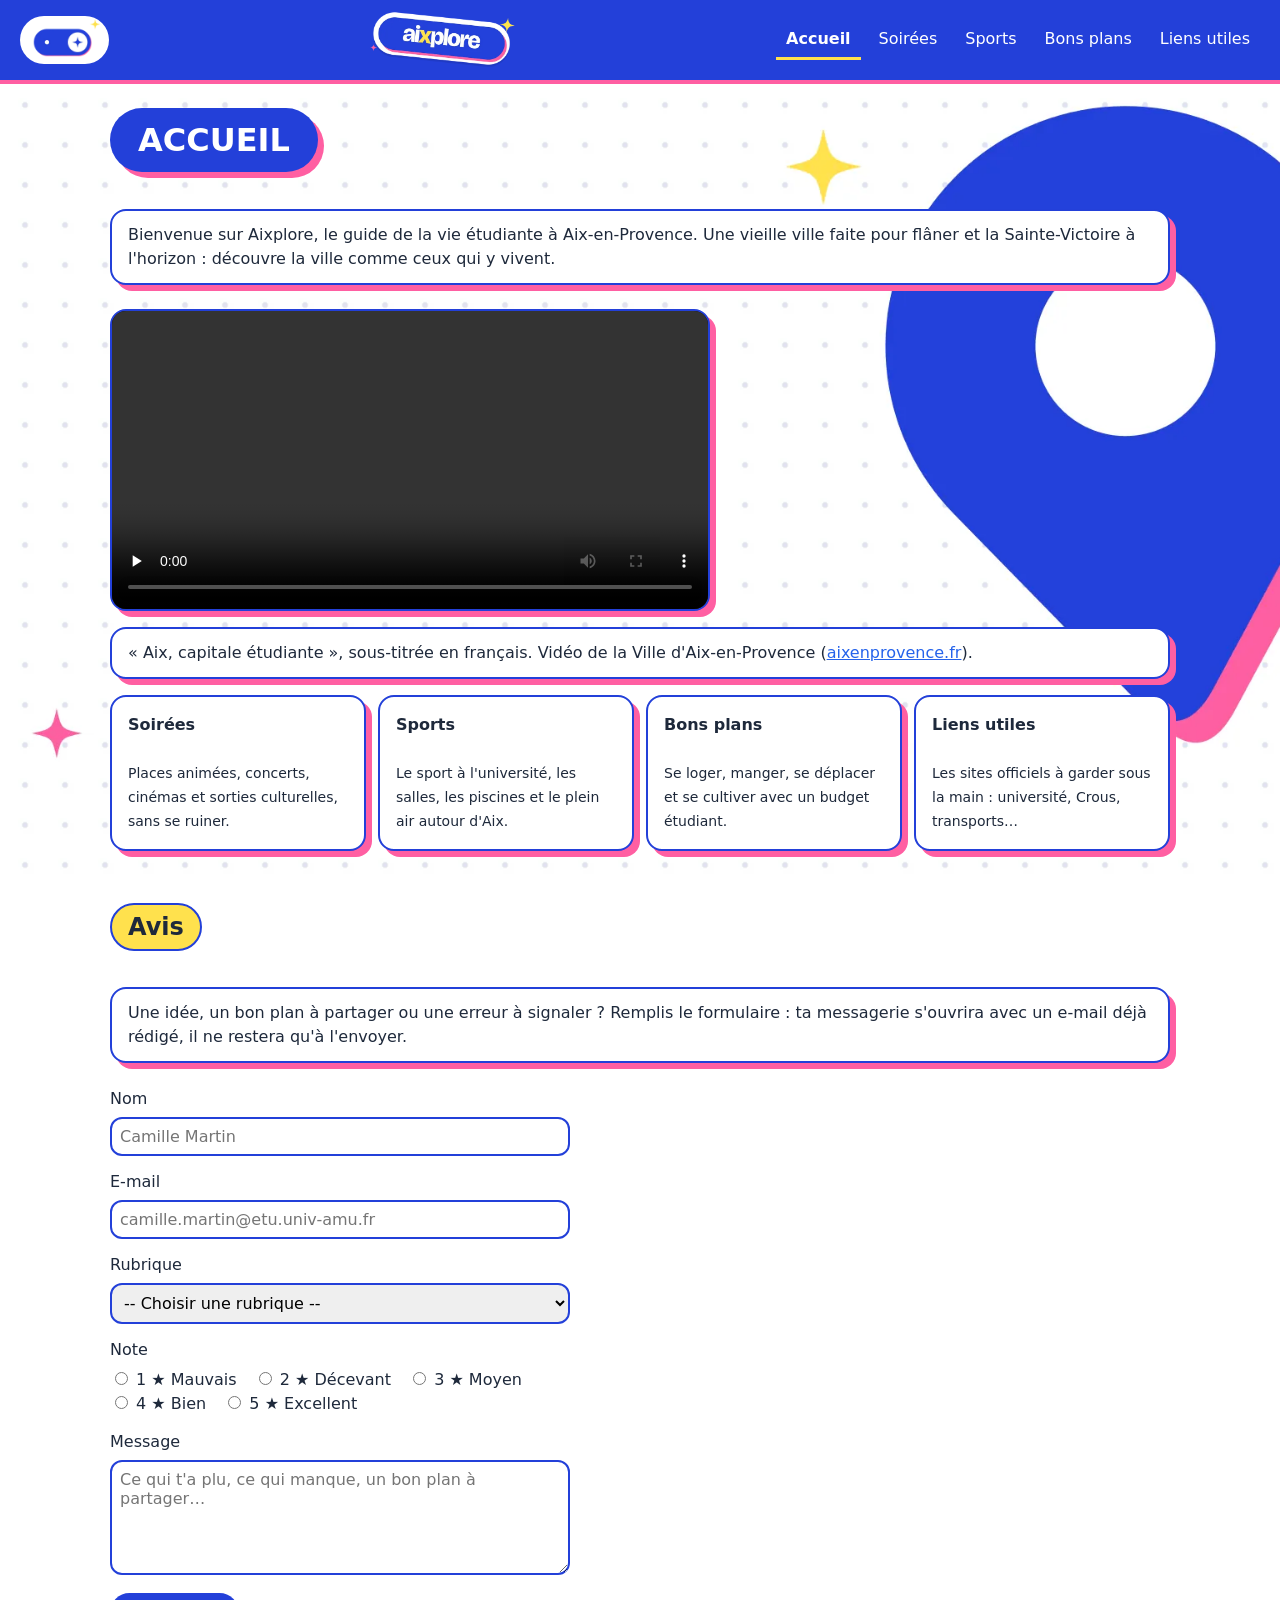
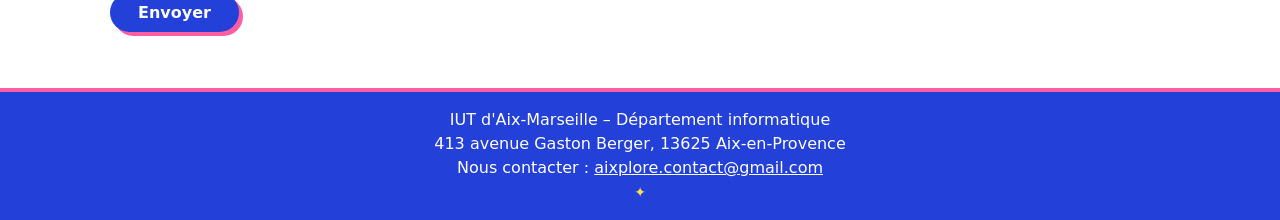
<file: index.html>
<!DOCTYPE html>
<!-- Indice : clique sur l'étoile en bas de la page -->
<html lang="fr">
<head>
  <!-- Permet d'utiliser les caractères spéciaux -->
  <meta charset="UTF-8">

  <!-- Permet d'adapter l'affichage à la taille de l'écran -->
  <meta name="viewport" content="width=device-width, initial-scale=1.0">

  <!-- Titre de la page : "Nom de la page | Aixplore" -->
  <title>Accueil | Aixplore</title>

  <!-- Description de la page -->
  <meta name="description" content="Aixplore, le guide de la vie étudiante à Aix-en-Provence : soirées, sports, bons plans et liens utiles.">

  <!-- Adresse de la page -->
  <link rel="canonical" href="https://paul13001.github.io/aixplore-site/">

  <!-- Référencement local -->
  <meta name="geo.region" content="FR-13">
  <meta name="geo.placename" content="Aix-en-Provence">

  <!-- Pour les réseaux sociaux -->
  <meta property="og:type" content="website">
  <meta property="og:locale" content="fr_FR">
  <meta property="og:site_name" content="Aixplore">
  <meta property="og:title" content="Accueil | Aixplore">
  <meta property="og:description" content="Aixplore, le guide de la vie étudiante à Aix-en-Provence : soirées, sports, bons plans et liens utiles.">
  <meta property="og:url" content="https://paul13001.github.io/aixplore-site/">

  <!-- Icône affichée dans l'onglet -->
  <link rel="icon" type="image/webp" href="img/aixplore/aixplore-favicon.webp">

  <!-- Feuille de style principale -->
  <link rel="stylesheet" href="css/style.min.css" title="Style par défaut">

  <!-- Feuille de style alternative (Noël) -->
  <link rel="alternate stylesheet" href="css/alternate.min.css" title="Style alternatif" id="christmas-css">

  <!-- Script pour changer de style -->
  <script src="js/style-switcher.js" defer></script>
  <!-- Script des animations -->
  <script src="js/animations.js" defer></script>
</head>

<body class="page-home">

  <!-- En-tête commun à toutes les pages : ne pas modifier -->
  <header class="site-header" id="header">

    <!-- Bouton mode sombre -->
    <button type="button" class="theme-toggle">
      <img src="img/aixplore/aixplore-style-toggle.webp" alt="Mode sombre">
    </button>

    <!-- Logo qui ramène à l'accueil -->
    <a href="index.html" class="logo-link">
      <img src="img/aixplore/aixplore-logo.webp" alt="Accueil du site" class="logo">
      <!-- Titre pour le style de Noël -->
      <span class="christmas-title">L'Avent à Aix</span>
    </a>

    <!-- Navigation principale du site -->
    <nav class="main-nav">
      <ul>
        <!-- Liste regroupant nos 5 pages -->
        <li><a href="index.html" aria-current="page">Accueil</a></li>

        <li><a href="nightlife.html">Soirées</a></li>

        <li><a href="sports.html">Sports</a></li>

        <li><a href="deals.html">Bons plans</a></li>

        <li><a href="links.html">Liens utiles</a></li>
      </ul>
    </nav>
  </header>

  <!-- Contenu principal de la page -->
  <main class="main-content" id="main">
    <!-- Titre de la page -->
    <h1>Accueil</h1>

    <!-- Texte de présentation du site -->
    <p class="intro">
      Bienvenue sur Aixplore, le guide de la vie étudiante à Aix-en-Provence. Une vieille ville faite pour flâner et la Sainte-Victoire à l'horizon : découvre la ville comme ceux qui y vivent.
    </p>

    <!-- Vidéo de présentation avec sous-titres -->
    <video class="home-video" controls preload="none" width="960" height="540">
      <source src="video/aix-capitale-etudiante.mp4" type="video/mp4">
      <!-- Fichier de sous-titres en français -->
      <track src="video/aix-capitale-etudiante.vtt" kind="subtitles" srclang="fr" label="Français" default>
      Votre navigateur ne peut pas lire cette vidéo. <a href="video/aix-capitale-etudiante.mp4">Télécharger la vidéo</a>.
    </video>

    <!-- Source de la vidéo -->
    <p>
      « Aix, capitale étudiante », sous-titrée en français. Vidéo de la Ville d'Aix-en-Provence (<a href="https://www.aixenprovence.fr" target="_blank" rel="noopener">aixenprovence.fr</a>).
    </p>

    <!-- Liens vers les 4 autres pages -->
    <nav class="page-cards">
      <a href="nightlife.html" class="page-card">
        <span class="link-title">Soirées</span><br>
        <span class="link-description">Places animées, concerts, cinémas et sorties culturelles, sans se ruiner.</span>
      </a>
      <a href="sports.html" class="page-card">
        <span class="link-title">Sports</span><br>
        <span class="link-description">Le sport à l'université, les salles, les piscines et le plein air autour d'Aix.</span>
      </a>
      <a href="deals.html" class="page-card">
        <span class="link-title">Bons plans</span><br>
        <span class="link-description">Se loger, manger, se déplacer et se cultiver avec un budget étudiant.</span>
      </a>
      <a href="links.html" class="page-card">
        <span class="link-title">Liens utiles</span><br>
        <span class="link-description">Les sites officiels à garder sous la main : université, Crous, transports…</span>
      </a>
    </nav>

    <!-- Section avis des visiteurs -->
    <section>
      <h2>Avis</h2>

      <!-- Petit texte d'explication -->
      <p>
        Une idée, un bon plan à partager ou une erreur à signaler ? Remplis le formulaire : ta messagerie s'ouvrira avec un e-mail déjà rédigé, il ne restera qu'à l'envoyer.
      </p>

      <!-- Formulaire d'avis -->
      <form class="review-form" action="mailto:aixplore.contact@gmail.com?subject=Avis%20sur%20le%20site%20Aixplore" method="post" enctype="text/plain">

        <!-- Nom du visiteur -->
        <label for="name">Nom</label>
        <input type="text" id="name" name="name" placeholder="Camille Martin" autocomplete="name" minlength="2" maxlength="80" pattern="[A-Za-zÀ-ÿ' \-]+" title="Lettres, espaces, apostrophes et tirets uniquement" required>

        <!-- Adresse e-mail du visiteur -->
        <label for="email">E-mail</label>
        <input type="email" id="email" name="email" placeholder="camille.martin@etu.univ-amu.fr" autocomplete="email" required>

        <!-- Rubrique concernée par l'avis -->
        <label for="category">Rubrique</label>
        <select id="category" name="category" required>
          <option value="">-- Choisir une rubrique --</option>
          <option value="Accueil">Accueil</option>
          <option value="Soirées">Soirées</option>
          <option value="Sports">Sports</option>
          <option value="Bons plans">Bons plans</option>
          <option value="Liens utiles">Liens utiles</option>
        </select>

        <!-- Note de 1 à 5 -->
        <fieldset class="rating">
          <legend>Note</legend>
          <label><input type="radio" name="rating" value="1/5 - Mauvais" required> 1 ★ Mauvais</label>
          <label><input type="radio" name="rating" value="2/5 - Décevant"> 2 ★ Décevant</label>
          <label><input type="radio" name="rating" value="3/5 - Moyen"> 3 ★ Moyen</label>
          <label><input type="radio" name="rating" value="4/5 - Bien"> 4 ★ Bien</label>
          <label><input type="radio" name="rating" value="5/5 - Excellent"> 5 ★ Excellent</label>
        </fieldset>

        <!-- Message de l'avis -->
        <label for="message">Message</label>
        <textarea id="message" name="message" rows="5" placeholder="Ce qui t'a plu, ce qui manque, un bon plan à partager…" minlength="10" maxlength="1000" required></textarea>

        <!-- Bouton d'envoi -->
        <button type="submit" class="submit-button">Envoyer</button>
      </form>
    </section>
  </main>

  <!-- Image cliquable pour remonter en haut de la page -->
  <a href="#top" class="back-to-top">
    <img src="img/aixplore/aixplore-back-to-top.webp" alt="Remonter en haut de la page">
  </a>

  <!-- Bas de la page contenant les infos pour nous contacter -->
  <footer class="site-footer">
    <!-- Adresse du département informatique -->
    <address>
      IUT d'Aix-Marseille – Département informatique<br>
      413 avenue Gaston Berger, 13625 Aix-en-Provence
    </address>
    <p>Nous contacter : <a href="mailto:aixplore.contact@gmail.com">aixplore.contact@gmail.com</a></p>
    <!-- Lien caché pour le style de Noël -->
    <a href="javascript:toggleChristmas()" class="secret-link" aria-label="Activer ou désactiver le style de Noël">✦</a>
  </footer>
  <!-- Script du formulaire -->
  <script src="js/review-form.js"></script>
</body>
</html>
</file>
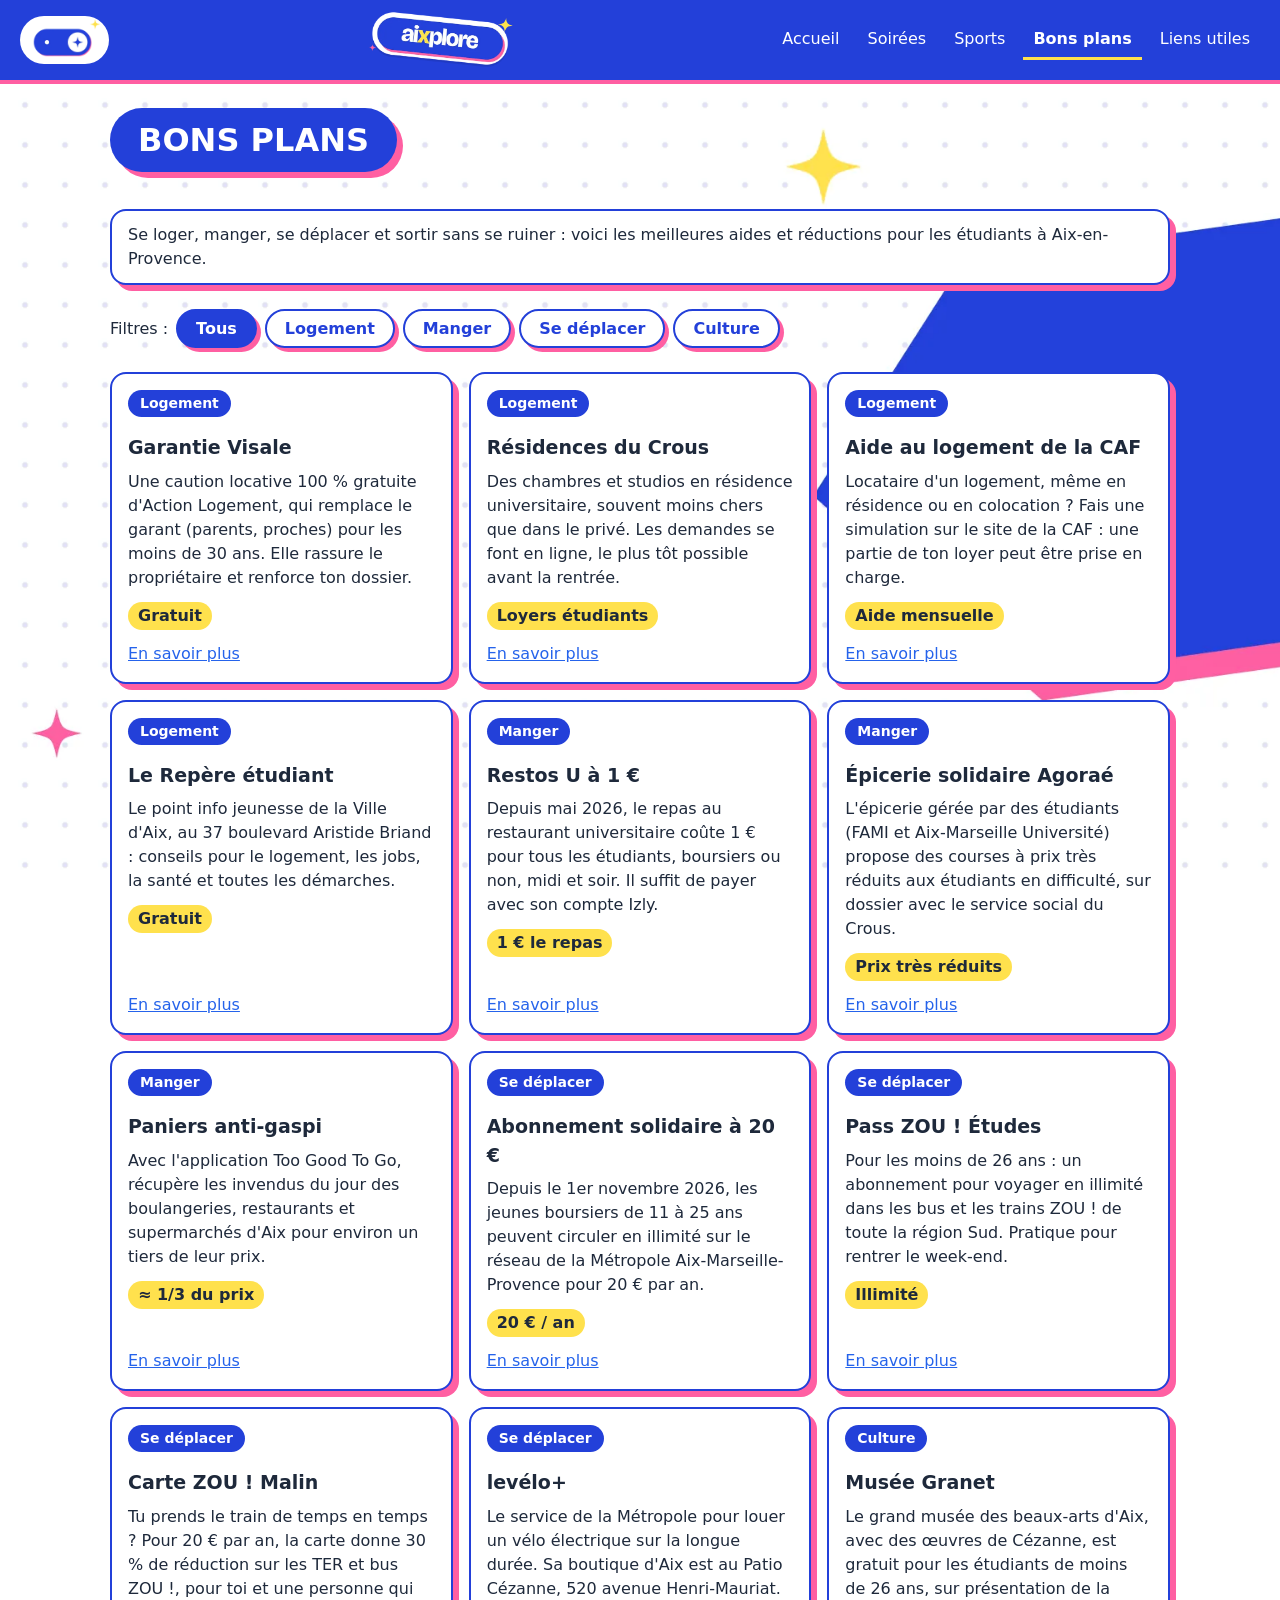
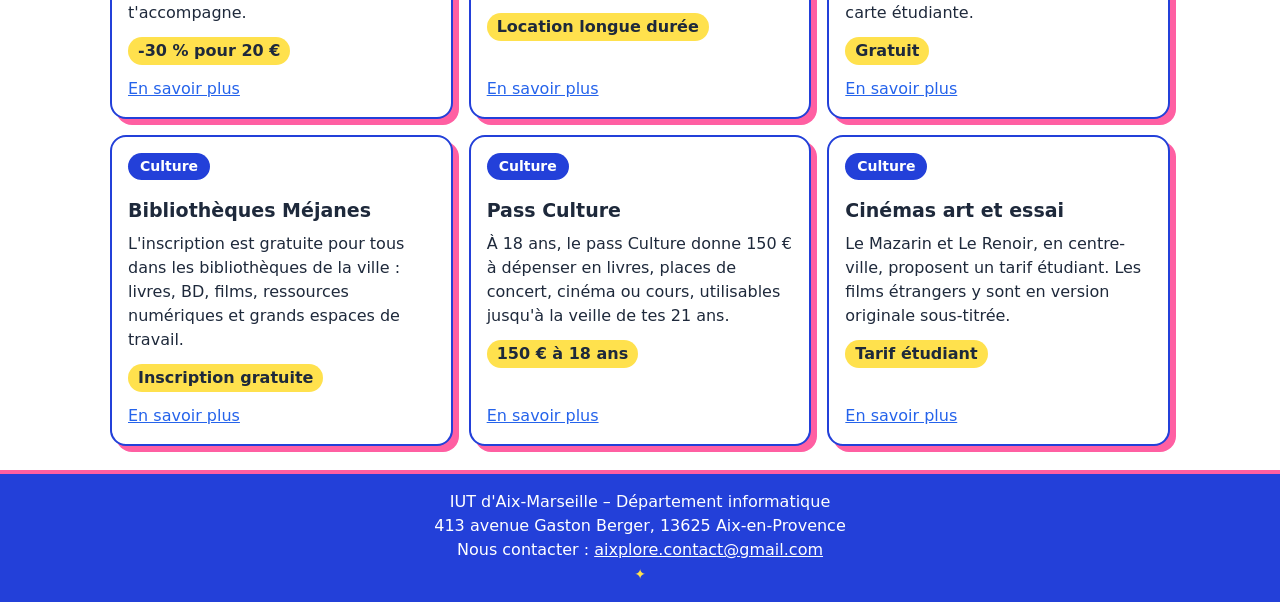
<file: deals.html>
<!DOCTYPE html>
<!-- Indice : clique sur l'étoile en bas de la page -->
<html lang="fr">
<head>
  <!-- Permet d'utiliser les caractères spéciaux -->
  <meta charset="UTF-8">

  <!-- Permet d'adapter l'affichage à la taille de l'écran -->
  <meta name="viewport" content="width=device-width, initial-scale=1.0">

  <!-- Titre de la page : "Nom de la page | Aixplore" -->
  <title>Bons plans | Aixplore</title>

  <!-- Description de la page -->
  <meta name="description" content="Les bons plans étudiants à Aix-en-Provence : logement, repas, transports et culture à petit prix.">

  <!-- Adresse de la page -->
  <link rel="canonical" href="https://paul13001.github.io/aixplore-site/deals.html">

  <!-- Référencement local -->
  <meta name="geo.region" content="FR-13">
  <meta name="geo.placename" content="Aix-en-Provence">

  <!-- Pour les réseaux sociaux -->
  <meta property="og:type" content="website">
  <meta property="og:locale" content="fr_FR">
  <meta property="og:site_name" content="Aixplore">
  <meta property="og:title" content="Bons plans | Aixplore">
  <meta property="og:description" content="Les bons plans étudiants à Aix-en-Provence : logement, repas, transports et culture à petit prix.">
  <meta property="og:url" content="https://paul13001.github.io/aixplore-site/deals.html">

  <!-- Icône affichée dans l'onglet -->
  <link rel="icon" type="image/webp" href="img/aixplore/aixplore-favicon.webp">

  <!-- Feuille de style principale -->
  <link rel="stylesheet" href="css/style.min.css" title="Style par défaut">

  <!-- Feuille de style alternative (Noël) -->
  <link rel="alternate stylesheet" href="css/alternate.min.css" title="Style alternatif" id="christmas-css">

  <!-- Script pour changer de style -->
  <script src="js/style-switcher.js" defer></script>
  <!-- Script des animations -->
  <script src="js/animations.js" defer></script>
</head>

<body class="page-deals">

  <!-- En-tête commun à toutes les pages : ne pas modifier -->
  <header class="site-header" id="header">

    <!-- Bouton mode sombre -->
    <button type="button" class="theme-toggle">
      <img src="img/aixplore/aixplore-style-toggle.webp" alt="Mode sombre">
    </button>

    <!-- Logo qui ramène à l'accueil -->
    <a href="index.html" class="logo-link">
      <img src="img/aixplore/aixplore-logo.webp" alt="Accueil du site" class="logo">
      <!-- Titre pour le style de Noël -->
      <span class="christmas-title">L'Avent à Aix</span>
    </a>

    <!-- Navigation principale du site -->
    <nav class="main-nav">
      <ul>
        <!-- Liste regroupant nos 5 pages -->
        <li><a href="index.html">Accueil</a></li>

        <li><a href="nightlife.html">Soirées</a></li>

        <li><a href="sports.html">Sports</a></li>

        <li><a href="deals.html" aria-current="page">Bons plans</a></li>

        <li><a href="links.html">Liens utiles</a></li>
      </ul>
    </nav>
  </header>

  <!-- Contenu principal de la page -->
  <main class="main-content" id="main">
    <!-- Titre de la page -->
    <h1>Bons plans</h1>

    <!-- Texte d'introduction -->
    <p class="intro">
      Se loger, manger, se déplacer et sortir sans se ruiner : voici les meilleures aides et réductions pour les étudiants à Aix-en-Provence.
    </p>

    <!-- Boutons pour filtrer -->
    <div class="filters">
      <span class="filters-label">Filtres :</span>
      <button type="button" class="filter-button active" data-filter="all">Tous</button>
      <button type="button" class="filter-button" data-filter="housing">Logement</button>
      <button type="button" class="filter-button" data-filter="food">Manger</button>
      <button type="button" class="filter-button" data-filter="transport">Se déplacer</button>
      <button type="button" class="filter-button" data-filter="culture">Culture</button>
    </div>

    <!-- Cartes des bons plans -->
    <div class="deals-grid">

      <article class="deal-card" data-category="housing">
        <p class="deal-tag">Logement</p>
        <h2>Garantie Visale</h2>
        <p>Une caution locative 100 % gratuite d'Action Logement, qui remplace le garant (parents, proches) pour les moins de 30 ans. Elle rassure le propriétaire et renforce ton dossier.</p>
        <p class="deal-price">Gratuit</p>
        <a href="https://www.visale.fr" class="deal-link" target="_blank" rel="noopener">En savoir plus</a>
      </article>

      <article class="deal-card" data-category="housing">
        <p class="deal-tag">Logement</p>
        <h2>Résidences du Crous</h2>
        <p>Des chambres et studios en résidence universitaire, souvent moins chers que dans le privé. Les demandes se font en ligne, le plus tôt possible avant la rentrée.</p>
        <p class="deal-price">Loyers étudiants</p>
        <a href="https://trouverunlogement.lescrous.fr" class="deal-link" target="_blank" rel="noopener">En savoir plus</a>
      </article>

      <article class="deal-card" data-category="housing">
        <p class="deal-tag">Logement</p>
        <h2>Aide au logement de la CAF</h2>
        <p>Locataire d'un logement, même en résidence ou en colocation ? Fais une simulation sur le site de la CAF : une partie de ton loyer peut être prise en charge.</p>
        <p class="deal-price">Aide mensuelle</p>
        <a href="https://www.caf.fr" class="deal-link" target="_blank" rel="noopener">En savoir plus</a>
      </article>

      <article class="deal-card" data-category="housing">
        <p class="deal-tag">Logement</p>
        <h2>Le Repère étudiant</h2>
        <p>Le point info jeunesse de la Ville d'Aix, au 37 boulevard Aristide Briand : conseils pour le logement, les jobs, la santé et toutes les démarches.</p>
        <p class="deal-price">Gratuit</p>
        <a href="https://www.aixenprovence.fr" class="deal-link" target="_blank" rel="noopener">En savoir plus</a>
      </article>

      <article class="deal-card" data-category="food">
        <p class="deal-tag">Manger</p>
        <h2>Restos U à 1 €</h2>
        <p>Depuis mai 2026, le repas au restaurant universitaire coûte 1 € pour tous les étudiants, boursiers ou non, midi et soir. Il suffit de payer avec son compte Izly.</p>
        <p class="deal-price">1 € le repas</p>
        <a href="https://www.lescrous.fr" class="deal-link" target="_blank" rel="noopener">En savoir plus</a>
      </article>

      <article class="deal-card" data-category="food">
        <p class="deal-tag">Manger</p>
        <h2>Épicerie solidaire Agoraé</h2>
        <p>L'épicerie gérée par des étudiants (FAMI et Aix-Marseille Université) propose des courses à prix très réduits aux étudiants en difficulté, sur dossier avec le service social du Crous.</p>
        <p class="deal-price">Prix très réduits</p>
        <a href="https://www.univ-amu.fr" class="deal-link" target="_blank" rel="noopener">En savoir plus</a>
      </article>

      <article class="deal-card" data-category="food">
        <p class="deal-tag">Manger</p>
        <h2>Paniers anti-gaspi</h2>
        <p>Avec l'application Too Good To Go, récupère les invendus du jour des boulangeries, restaurants et supermarchés d'Aix pour environ un tiers de leur prix.</p>
        <p class="deal-price">≈ 1/3 du prix</p>
        <a href="https://www.toogoodtogo.com/fr" class="deal-link" target="_blank" rel="noopener">En savoir plus</a>
      </article>

      <article class="deal-card" data-category="transport">
        <p class="deal-tag">Se déplacer</p>
        <h2>Abonnement solidaire à 20 €</h2>
        <p>Depuis le 1er novembre 2026, les jeunes boursiers de 11 à 25 ans peuvent circuler en illimité sur le réseau de la Métropole Aix-Marseille-Provence pour 20 € par an.</p>
        <p class="deal-price">20 € / an</p>
        <a href="https://www.lametropolemobilite.fr" class="deal-link" target="_blank" rel="noopener">En savoir plus</a>
      </article>

      <article class="deal-card" data-category="transport">
        <p class="deal-tag">Se déplacer</p>
        <h2>Pass ZOU ! Études</h2>
        <p>Pour les moins de 26 ans : un abonnement pour voyager en illimité dans les bus et les trains ZOU ! de toute la région Sud. Pratique pour rentrer le week-end.</p>
        <p class="deal-price">Illimité</p>
        <a href="https://www.ter.sncf.com/sud-provence-alpes-cote-d-azur/tarifs-cartes/cartes-reduction/pass-zou-etudes" class="deal-link" target="_blank" rel="noopener">En savoir plus</a>
      </article>

      <article class="deal-card" data-category="transport">
        <p class="deal-tag">Se déplacer</p>
        <h2>Carte ZOU ! Malin</h2>
        <p>Tu prends le train de temps en temps ? Pour 20 € par an, la carte donne 30 % de réduction sur les TER et bus ZOU !, pour toi et une personne qui t'accompagne.</p>
        <p class="deal-price">-30 % pour 20 €</p>
        <a href="https://www.ter.sncf.com/sud-provence-alpes-cote-d-azur/tarifs-cartes/cartes-reduction/carte-zou-malin" class="deal-link" target="_blank" rel="noopener">En savoir plus</a>
      </article>

      <article class="deal-card" data-category="transport">
        <p class="deal-tag">Se déplacer</p>
        <h2>levélo+</h2>
        <p>Le service de la Métropole pour louer un vélo électrique sur la longue durée. Sa boutique d'Aix est au Patio Cézanne, 520 avenue Henri-Mauriat.</p>
        <p class="deal-price">Location longue durée</p>
        <a href="https://www.leveloplus.com" class="deal-link" target="_blank" rel="noopener">En savoir plus</a>
      </article>

      <article class="deal-card" data-category="culture">
        <p class="deal-tag">Culture</p>
        <h2>Musée Granet</h2>
        <p>Le grand musée des beaux-arts d'Aix, avec des œuvres de Cézanne, est gratuit pour les étudiants de moins de 26 ans, sur présentation de la carte étudiante.</p>
        <p class="deal-price">Gratuit</p>
        <a href="https://www.museegranet-aixenprovence.fr" class="deal-link" target="_blank" rel="noopener">En savoir plus</a>
      </article>

      <article class="deal-card" data-category="culture">
        <p class="deal-tag">Culture</p>
        <h2>Bibliothèques Méjanes</h2>
        <p>L'inscription est gratuite pour tous dans les bibliothèques de la ville : livres, BD, films, ressources numériques et grands espaces de travail.</p>
        <p class="deal-price">Inscription gratuite</p>
        <a href="https://www.citedulivre-aix.com" class="deal-link" target="_blank" rel="noopener">En savoir plus</a>
      </article>

      <article class="deal-card" data-category="culture">
        <p class="deal-tag">Culture</p>
        <h2>Pass Culture</h2>
        <p>À 18 ans, le pass Culture donne 150 € à dépenser en livres, places de concert, cinéma ou cours, utilisables jusqu'à la veille de tes 21 ans.</p>
        <p class="deal-price">150 € à 18 ans</p>
        <a href="https://pass.culture.fr" class="deal-link" target="_blank" rel="noopener">En savoir plus</a>
      </article>

      <article class="deal-card" data-category="culture">
        <p class="deal-tag">Culture</p>
        <h2>Cinémas art et essai</h2>
        <p>Le Mazarin et Le Renoir, en centre-ville, proposent un tarif étudiant. Les films étrangers y sont en version originale sous-titrée.</p>
        <p class="deal-price">Tarif étudiant</p>
        <a href="https://www.pathe.fr/cinemas/ville/aix-en-provence" class="deal-link" target="_blank" rel="noopener">En savoir plus</a>
      </article>
    </div>
  </main>

  <!-- Image cliquable pour remonter en haut de la page -->
  <a href="#top" class="back-to-top">
    <img src="img/aixplore/aixplore-back-to-top.webp" alt="Remonter en haut de la page">
  </a>

  <!-- Bas de la page contenant les infos pour nous contacter -->
  <footer class="site-footer">
    <!-- Adresse du département informatique -->
    <address>
      IUT d'Aix-Marseille – Département informatique<br>
      413 avenue Gaston Berger, 13625 Aix-en-Provence
    </address>
    <p>Nous contacter : <a href="mailto:aixplore.contact@gmail.com">aixplore.contact@gmail.com</a></p>
    <!-- Lien caché pour le style de Noël -->
    <a href="javascript:toggleChristmas()" class="secret-link" aria-label="Activer ou désactiver le style de Noël">✦</a>
  </footer>
  <!-- Script des filtres de la page -->
  <script src="js/filter.js"></script>
</body>
</html>
</file>
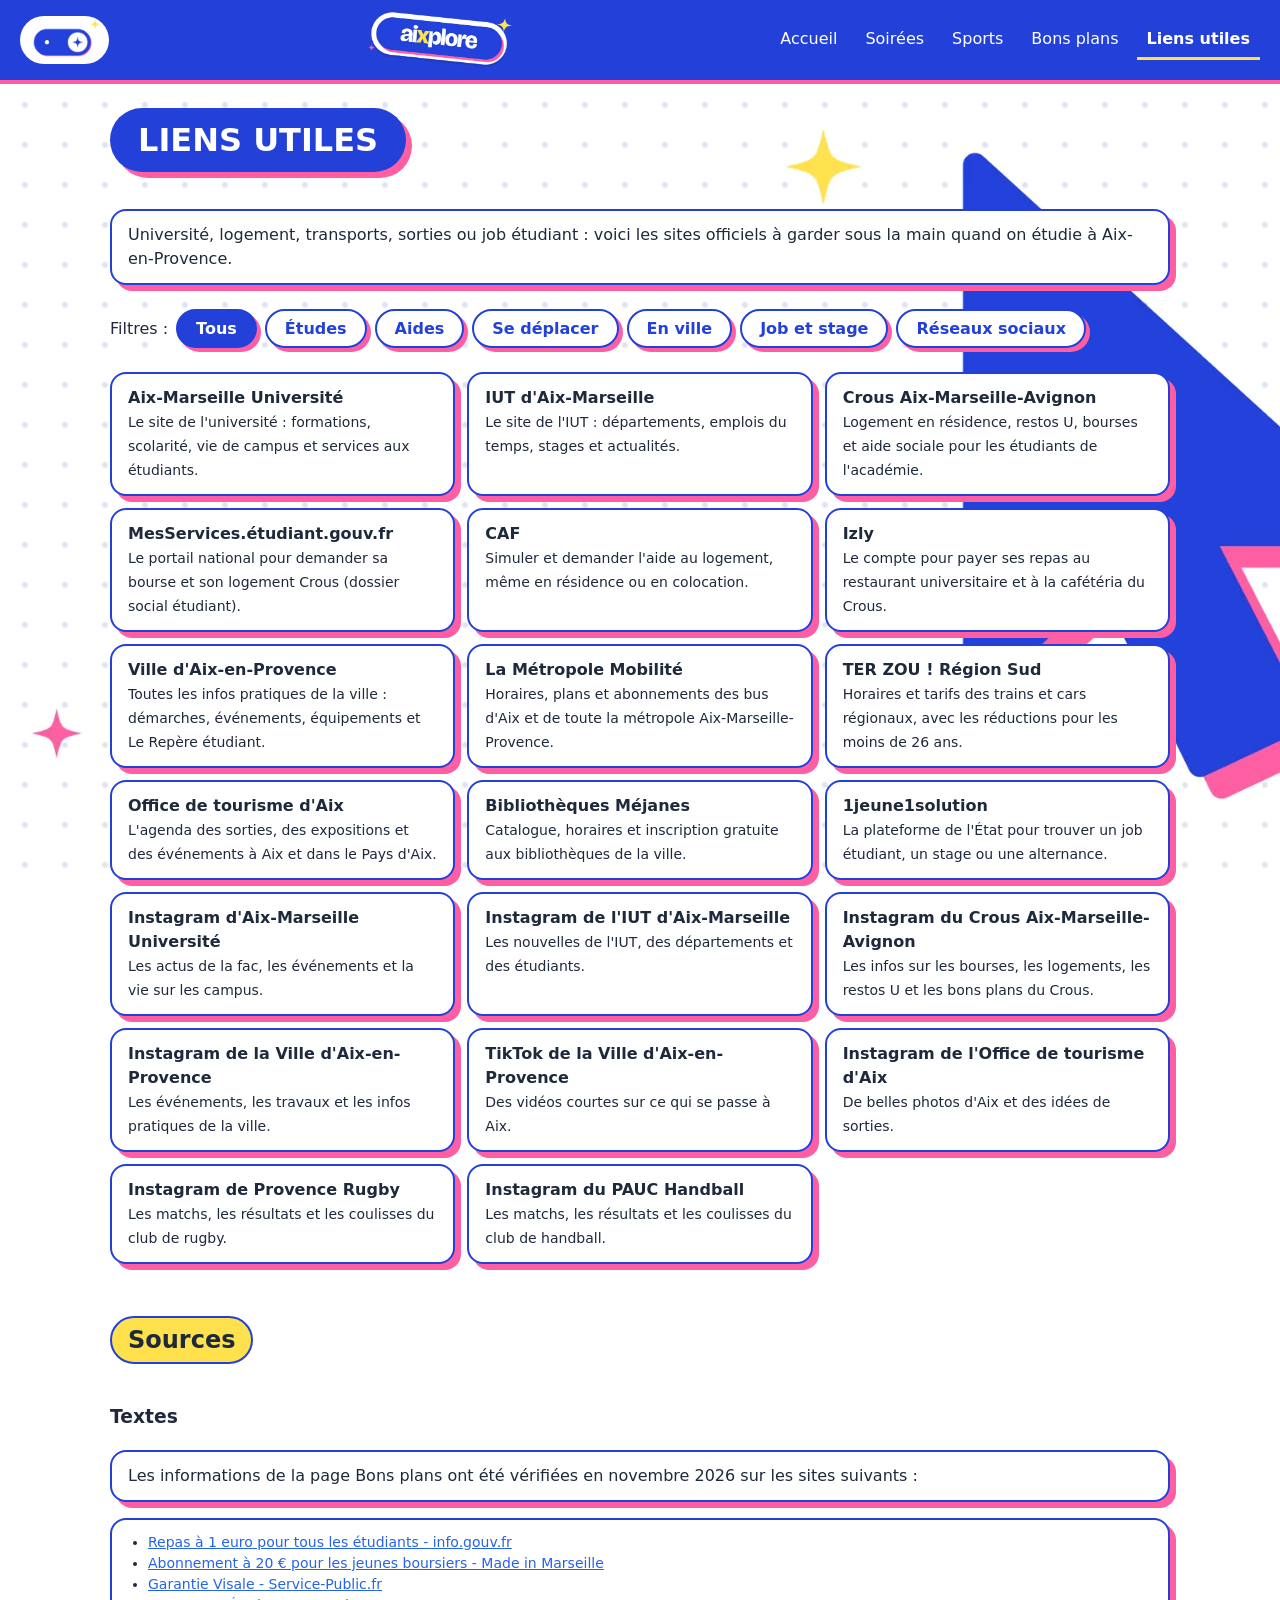
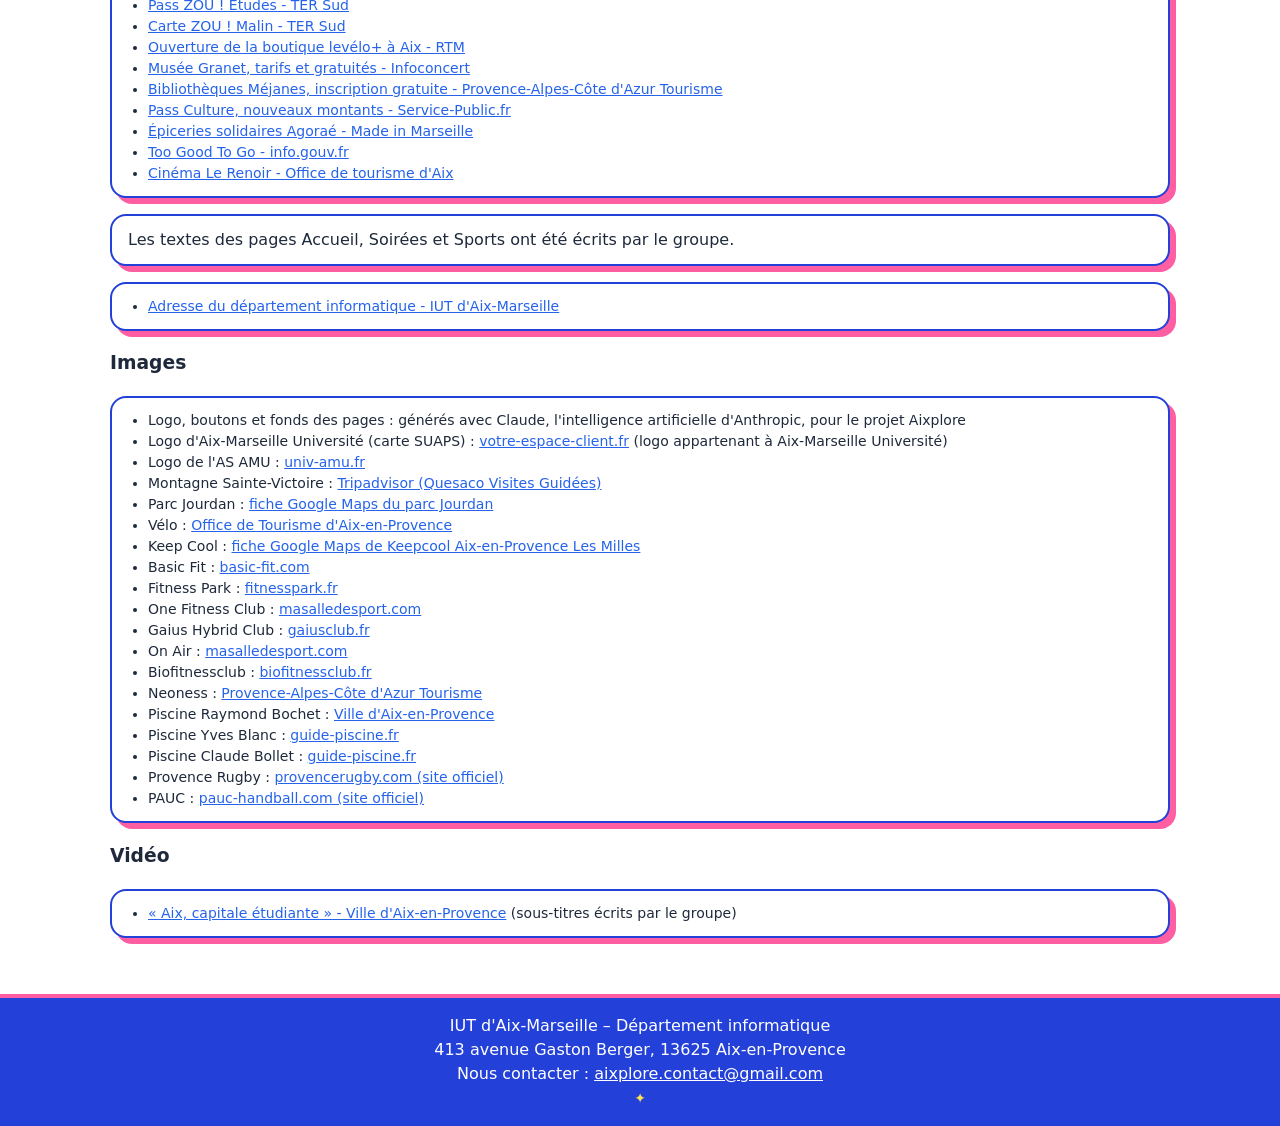
<file: links.html>
<!DOCTYPE html>
<!-- Indice : clique sur l'étoile en bas de la page -->
<html lang="fr">
<head>
  <!-- Permet d'utiliser les caractères spéciaux -->
  <meta charset="UTF-8">

  <!-- Permet d'adapter l'affichage à la taille de l'écran -->
  <meta name="viewport" content="width=device-width, initial-scale=1.0">

  <!-- Titre de la page : "Nom de la page | Aixplore" -->
  <title>Liens utiles | Aixplore</title>

  <!-- Description de la page -->
  <meta name="description" content="Les liens utiles des étudiants d'Aix-en-Provence : université, Crous, aides, transports et vie en ville.">

  <!-- Adresse de la page -->
  <link rel="canonical" href="https://paul13001.github.io/aixplore-site/links.html">

  <!-- Référencement local -->
  <meta name="geo.region" content="FR-13">
  <meta name="geo.placename" content="Aix-en-Provence">

  <!-- Pour les réseaux sociaux -->
  <meta property="og:type" content="website">
  <meta property="og:locale" content="fr_FR">
  <meta property="og:site_name" content="Aixplore">
  <meta property="og:title" content="Liens utiles | Aixplore">
  <meta property="og:description" content="Les liens utiles des étudiants d'Aix-en-Provence : université, Crous, aides, transports et vie en ville.">
  <meta property="og:url" content="https://paul13001.github.io/aixplore-site/links.html">

  <!-- Icône affichée dans l'onglet -->
  <link rel="icon" type="image/webp" href="img/aixplore/aixplore-favicon.webp">

  <!-- Feuille de style principale -->
  <link rel="stylesheet" href="css/style.min.css" title="Style par défaut">

  <!-- Feuille de style alternative (Noël) -->
  <link rel="alternate stylesheet" href="css/alternate.min.css" title="Style alternatif" id="christmas-css">

  <!-- Script pour changer de style -->
  <script src="js/style-switcher.js" defer></script>
  <!-- Script des animations -->
  <script src="js/animations.js" defer></script>
</head>

<body class="page-links">

  <!-- En-tête commun à toutes les pages : ne pas modifier -->
  <header class="site-header" id="header">

    <!-- Bouton mode sombre -->
    <button type="button" class="theme-toggle">
      <img src="img/aixplore/aixplore-style-toggle.webp" alt="Mode sombre">
    </button>

    <!-- Logo qui ramène à l'accueil -->
    <a href="index.html" class="logo-link">
      <img src="img/aixplore/aixplore-logo.webp" alt="Accueil du site" class="logo">
      <!-- Titre pour le style de Noël -->
      <span class="christmas-title">L'Avent à Aix</span>
    </a>

    <!-- Navigation principale du site -->
    <nav class="main-nav">
      <ul>
        <!-- Liste regroupant nos 5 pages -->
        <li><a href="index.html">Accueil</a></li>

        <li><a href="nightlife.html">Soirées</a></li>

        <li><a href="sports.html">Sports</a></li>

        <li><a href="deals.html">Bons plans</a></li>

        <li><a href="links.html" aria-current="page">Liens utiles</a></li>
      </ul>
    </nav>
  </header>

  <!-- Contenu principal de la page -->
  <main class="main-content" id="main">
    <!-- Titre de la page -->
    <h1>Liens utiles</h1>

    <!-- Texte d'introduction -->
    <p class="intro">
      Université, logement, transports, sorties ou job étudiant : voici les sites officiels à garder sous la main quand on étudie à Aix-en-Provence.
    </p>

    <!-- Boutons pour filtrer -->
    <div class="filters">
      <span class="filters-label">Filtres :</span>
      <button type="button" class="filter-button active" data-filter="all">Tous</button>
      <button type="button" class="filter-button" data-filter="studies">Études</button>
      <button type="button" class="filter-button" data-filter="aid">Aides</button>
      <button type="button" class="filter-button" data-filter="transport">Se déplacer</button>
      <button type="button" class="filter-button" data-filter="city">En ville</button>
      <button type="button" class="filter-button" data-filter="jobs">Job et stage</button>
      <button type="button" class="filter-button" data-filter="social">Réseaux sociaux</button>
    </div>

    <!-- Liste des liens utiles -->
    <ul class="links-grid">
      <li data-category="studies">
        <a href="https://www.univ-amu.fr" class="link-card" target="_blank" rel="noopener">
          <span class="link-title">Aix-Marseille Université</span>
          <span class="link-description">Le site de l'université : formations, scolarité, vie de campus et services aux étudiants.</span>
        </a>
      </li>
      <li data-category="studies">
        <a href="https://iut.univ-amu.fr" class="link-card" target="_blank" rel="noopener">
          <span class="link-title">IUT d'Aix-Marseille</span>
          <span class="link-description">Le site de l'IUT : départements, emplois du temps, stages et actualités.</span>
        </a>
      </li>
      <li data-category="aid">
        <a href="https://www.crous-aix-marseille.fr" class="link-card" target="_blank" rel="noopener">
          <span class="link-title">Crous Aix-Marseille-Avignon</span>
          <span class="link-description">Logement en résidence, restos U, bourses et aide sociale pour les étudiants de l'académie.</span>
        </a>
      </li>
      <li data-category="aid">
        <a href="https://messervices.etudiant.gouv.fr" class="link-card" target="_blank" rel="noopener">
          <span class="link-title">MesServices.étudiant.gouv.fr</span>
          <span class="link-description">Le portail national pour demander sa bourse et son logement Crous (dossier social étudiant).</span>
        </a>
      </li>
      <li data-category="aid">
        <a href="https://www.caf.fr" class="link-card" target="_blank" rel="noopener">
          <span class="link-title">CAF</span>
          <span class="link-description">Simuler et demander l'aide au logement, même en résidence ou en colocation.</span>
        </a>
      </li>
      <li data-category="aid">
        <a href="https://www.izly.fr" class="link-card" target="_blank" rel="noopener">
          <span class="link-title">Izly</span>
          <span class="link-description">Le compte pour payer ses repas au restaurant universitaire et à la cafétéria du Crous.</span>
        </a>
      </li>
      <li data-category="city">
        <a href="https://www.aixenprovence.fr" class="link-card" target="_blank" rel="noopener">
          <span class="link-title">Ville d'Aix-en-Provence</span>
          <span class="link-description">Toutes les infos pratiques de la ville : démarches, événements, équipements et Le Repère étudiant.</span>
        </a>
      </li>
      <li data-category="transport">
        <a href="https://www.lametropolemobilite.fr" class="link-card" target="_blank" rel="noopener">
          <span class="link-title">La Métropole Mobilité</span>
          <span class="link-description">Horaires, plans et abonnements des bus d'Aix et de toute la métropole Aix-Marseille-Provence.</span>
        </a>
      </li>
      <li data-category="transport">
        <a href="https://www.ter.sncf.com/sud-provence-alpes-cote-d-azur" class="link-card" target="_blank" rel="noopener">
          <span class="link-title">TER ZOU ! Région Sud</span>
          <span class="link-description">Horaires et tarifs des trains et cars régionaux, avec les réductions pour les moins de 26 ans.</span>
        </a>
      </li>
      <li data-category="city">
        <a href="https://www.aixenprovencetourism.com" class="link-card" target="_blank" rel="noopener">
          <span class="link-title">Office de tourisme d'Aix</span>
          <span class="link-description">L'agenda des sorties, des expositions et des événements à Aix et dans le Pays d'Aix.</span>
        </a>
      </li>
      <li data-category="city">
        <a href="https://www.citedulivre-aix.com" class="link-card" target="_blank" rel="noopener">
          <span class="link-title">Bibliothèques Méjanes</span>
          <span class="link-description">Catalogue, horaires et inscription gratuite aux bibliothèques de la ville.</span>
        </a>
      </li>
      <li data-category="jobs">
        <a href="https://www.1jeune1solution.gouv.fr" class="link-card" target="_blank" rel="noopener">
          <span class="link-title">1jeune1solution</span>
          <span class="link-description">La plateforme de l'État pour trouver un job étudiant, un stage ou une alternance.</span>
        </a>
      </li>
      <!-- Réseaux sociaux -->
      <li data-category="social">
        <a href="https://www.instagram.com/univ_amu/" class="link-card" target="_blank" rel="noopener">
          <span class="link-title">Instagram d'Aix-Marseille Université</span>
          <span class="link-description">Les actus de la fac, les événements et la vie sur les campus.</span>
        </a>
      </li>
      <li data-category="social">
        <a href="https://www.instagram.com/iutaixmars/" class="link-card" target="_blank" rel="noopener">
          <span class="link-title">Instagram de l'IUT d'Aix-Marseille</span>
          <span class="link-description">Les nouvelles de l'IUT, des départements et des étudiants.</span>
        </a>
      </li>
      <li data-category="social">
        <a href="https://www.instagram.com/crous_aix_marseille_avignon/" class="link-card" target="_blank" rel="noopener">
          <span class="link-title">Instagram du Crous Aix-Marseille-Avignon</span>
          <span class="link-description">Les infos sur les bourses, les logements, les restos U et les bons plans du Crous.</span>
        </a>
      </li>
      <li data-category="social">
        <a href="https://www.instagram.com/aixmaville" class="link-card" target="_blank" rel="noopener">
          <span class="link-title">Instagram de la Ville d'Aix-en-Provence</span>
          <span class="link-description">Les événements, les travaux et les infos pratiques de la ville.</span>
        </a>
      </li>
      <li data-category="social">
        <a href="https://www.tiktok.com/@aixmaville" class="link-card" target="_blank" rel="noopener">
          <span class="link-title">TikTok de la Ville d'Aix-en-Provence</span>
          <span class="link-description">Des vidéos courtes sur ce qui se passe à Aix.</span>
        </a>
      </li>
      <li data-category="social">
        <a href="https://www.instagram.com/aixenprovencetourism/" class="link-card" target="_blank" rel="noopener">
          <span class="link-title">Instagram de l'Office de tourisme d'Aix</span>
          <span class="link-description">De belles photos d'Aix et des idées de sorties.</span>
        </a>
      </li>
      <li data-category="social">
        <a href="https://www.instagram.com/provencerugbyofficiel/" class="link-card" target="_blank" rel="noopener">
          <span class="link-title">Instagram de Provence Rugby</span>
          <span class="link-description">Les matchs, les résultats et les coulisses du club de rugby.</span>
        </a>
      </li>
      <li data-category="social">
        <a href="https://www.instagram.com/pauchandballofficiel/" class="link-card" target="_blank" rel="noopener">
          <span class="link-title">Instagram du PAUC Handball</span>
          <span class="link-description">Les matchs, les résultats et les coulisses du club de handball.</span>
        </a>
      </li>
    </ul>

    <!-- Sources des contenus du site -->
    <section class="sources">
      <h2>Sources</h2>

      <!-- Sources des textes -->
      <h3>Textes</h3>
      <p>Les informations de la page Bons plans ont été vérifiées en novembre 2026 sur les sites suivants :</p>
      <ul class="sources-list">
          <li><a href="https://www.info.gouv.fr/actualite/repas-a-1-euro-une-mesure-etendue-a-tous-les-etudiants" target="_blank" rel="noopener">Repas à 1 euro pour tous les étudiants - info.gouv.fr</a></li>
          <li><a href="https://madeinmarseille.net/?p=212614" target="_blank" rel="noopener">Abonnement à 20 € pour les jeunes boursiers - Made in Marseille</a></li>
          <li><a href="https://www.service-public.gouv.fr/particuliers/vosdroits/F18493" target="_blank" rel="noopener">Garantie Visale - Service-Public.fr</a></li>
          <li><a href="https://www.ter.sncf.com/sud-provence-alpes-cote-d-azur/tarifs-cartes/cartes-reduction/pass-zou-etudes" target="_blank" rel="noopener">Pass ZOU ! Études - TER Sud</a></li>
          <li><a href="https://www.ter.sncf.com/sud-provence-alpes-cote-d-azur/tarifs-cartes/cartes-reduction/carte-zou-malin" target="_blank" rel="noopener">Carte ZOU ! Malin - TER Sud</a></li>
          <li><a href="https://www.rtm.fr/sites/default/files/2026-03/CP_boutique_leveloPlusAix_030226.pdf" target="_blank" rel="noopener">Ouverture de la boutique levélo+ à Aix - RTM</a></li>
          <li><a href="https://www.infoconcert.com/salle/musee-granet-a-aix-en-provence-24868/presentation" target="_blank" rel="noopener">Musée Granet, tarifs et gratuités - Infoconcert</a></li>
          <li><a href="https://provence-alpes-cotedazur.com/que-faire/detente-et-loisirs/toutes-les-activites-detente-et-loisirs/bibliotheque-mejanes-halle-aux-grains-aix-en-provence-fr-2884069/" target="_blank" rel="noopener">Bibliothèques Méjanes, inscription gratuite - Provence-Alpes-Côte d'Azur Tourisme</a></li>
          <li><a href="https://www.service-public.gouv.fr/particuliers/actualites/A18112?lang=fr" target="_blank" rel="noopener">Pass Culture, nouveaux montants - Service-Public.fr</a></li>
          <li><a href="https://madeinmarseille.net/125527-epicerie-solidaire-etudiants-magasin-connecte/" target="_blank" rel="noopener">Épiceries solidaires Agoraé - Made in Marseille</a></li>
          <li><a href="https://www.info.gouv.fr/actualite/too-good-to-go-l-application-contre-le-gaspillage-alimentaire" target="_blank" rel="noopener">Too Good To Go - info.gouv.fr</a></li>
          <li><a href="https://www.aixenprovencetourism.com/en/fiche/cinema-renoir-5230791" target="_blank" rel="noopener">Cinéma Le Renoir - Office de tourisme d'Aix</a></li>
      </ul>
      <p>Les textes des pages Accueil, Soirées et Sports ont été écrits par le groupe.</p>
      <ul class="sources-list">
        <li><a href="https://iut.univ-amu.fr/en/contacts-access" target="_blank" rel="noopener">Adresse du département informatique - IUT d'Aix-Marseille</a></li>
      </ul>

      <!-- Sources des images -->
      <h3>Images</h3>
      <ul class="sources-list">
        <li>Logo, boutons et fonds des pages : générés avec Claude, l'intelligence artificielle d'Anthropic, pour le projet Aixplore</li>
        <li>Logo d'Aix-Marseille Université (carte SUAPS) : <a href="https://www.votre-espace-client.fr/amu-ent-se-connecter-sur-mon-espace-ent-univ-amu-fr/" target="_blank" rel="noopener">votre-espace-client.fr</a> (logo appartenant à Aix-Marseille Université)</li>
        <li>Logo de l'AS AMU : <a href="https://www.univ-amu.fr" target="_blank" rel="noopener">univ-amu.fr</a></li>
        <li>Montagne Sainte-Victoire : <a href="https://www.tripadvisor.com/LocationPhotoDirectLink-g1577345-d5983966-i102636031-Quesaco_Visites_Guidees-Chateauneuf_le_Rouge_Bouches_du_Rhone_Provence_.html" target="_blank" rel="noopener">Tripadvisor (Quesaco Visites Guidées)</a></li>
        <li>Parc Jourdan : <a href="https://www.google.com/maps/place/data=!4m2!3m1!1s0x12c98d90de9ef0b9:0x695efbdb901455b4" target="_blank" rel="noopener">fiche Google Maps du parc Jourdan</a></li>
        <li>Vélo : <a href="https://www.aixenprovencetourism.com/activites-et-loisirs/sports-activites-plein-air/cyclotourisme/" target="_blank" rel="noopener">Office de Tourisme d'Aix-en-Provence</a></li>
        <li>Keep Cool : <a href="https://www.google.com/maps/place/data=!4m2!3m1!1s0x12c9ed3ecb58adc5:0x6f55dcb1fe9ebd90" target="_blank" rel="noopener">fiche Google Maps de Keepcool Aix-en-Provence Les Milles</a></li>
        <li>Basic Fit : <a href="https://www.basic-fit.com/on/demandware.static/-/Sites-master-catalog/default/dwefd5882e/images/UpdateFR/eerstedriehonderdvijftig/pariszolabinnen.jpg" target="_blank" rel="noopener">basic-fit.com</a></li>
        <li>Fitness Park : <a href="https://www.fitnesspark.fr/club/aix-en-provence-centre/" target="_blank" rel="noopener">fitnesspark.fr</a></li>
        <li>One Fitness Club : <a href="https://www.masalledesport.com/salle/7920,one-fitness-club-aix-en-provence,club-de-fitness,aix-en-provence,13100,fr" target="_blank" rel="noopener">masalledesport.com</a></li>
        <li>Gaius Hybrid Club : <a href="https://gaiusclub.fr/le-club/" target="_blank" rel="noopener">gaiusclub.fr</a></li>
        <li>On Air : <a href="https://www.masalledesport.com/salle/14343,on-air-aix-la-rotonde,club-de-fitness,aix-en-provence,13100,fr" target="_blank" rel="noopener">masalledesport.com</a></li>
        <li>Biofitnessclub : <a href="https://www.biofitnessclub.fr/bio-fitness-club-aix-en-provence" target="_blank" rel="noopener">biofitnessclub.fr</a></li>
        <li>Neoness : <a href="https://provence-alpes-cotedazur.com/que-faire/detente-et-loisirs/toutes-les-activites-detente-et-loisirs/neoness-aix-en-provence-fr-3986793/" target="_blank" rel="noopener">Provence-Alpes-Côte d'Azur Tourisme</a></li>
        <li>Piscine Raymond Bochet : <a href="https://www.aixenprovence.fr/La-piscine-Plein-Ciel-baptisee-piscine-Raymond-Bochet" target="_blank" rel="noopener">Ville d'Aix-en-Provence</a></li>
        <li>Piscine Yves Blanc : <a href="https://www.guide-piscine.fr/bouches-du-rhone/piscine-yves-blanc-a-aix-en-provence-465_P" target="_blank" rel="noopener">guide-piscine.fr</a></li>
        <li>Piscine Claude Bollet : <a href="https://www.guide-piscine.fr/bouches-du-rhone/piscine-claude-bollet-quartier-sud-a-aix-en-provence-les-milles-464_P" target="_blank" rel="noopener">guide-piscine.fr</a></li>
        <li>Provence Rugby : <a href="https://www.provencerugby.com/" target="_blank" rel="noopener">provencerugby.com (site officiel)</a></li>
        <li>PAUC : <a href="https://www.pauc-handball.com/" target="_blank" rel="noopener">pauc-handball.com (site officiel)</a></li>
      </ul>

      <!-- Source de la vidéo -->
      <h3>Vidéo</h3>
      <ul class="sources-list">
        <li><a href="https://www.aixenprovence.fr" target="_blank" rel="noopener">« Aix, capitale étudiante » - Ville d'Aix-en-Provence</a> (sous-titres écrits par le groupe)</li>
      </ul>
    </section>
  </main>

  <!-- Image cliquable pour remonter en haut de la page -->
  <a href="#top" class="back-to-top">
    <img src="img/aixplore/aixplore-back-to-top.webp" alt="Remonter en haut de la page">
  </a>

  <!-- Bas de la page contenant les infos pour nous contacter -->
  <footer class="site-footer">
    <!-- Adresse du département informatique -->
    <address>
      IUT d'Aix-Marseille – Département informatique<br>
      413 avenue Gaston Berger, 13625 Aix-en-Provence
    </address>
    <p>Nous contacter : <a href="mailto:aixplore.contact@gmail.com">aixplore.contact@gmail.com</a></p>
    <!-- Lien caché pour le style de Noël -->
    <a href="javascript:toggleChristmas()" class="secret-link" aria-label="Activer ou désactiver le style de Noël">✦</a>
  </footer>
  <!-- Script des filtres -->
  <script src="js/filter.js"></script>
</body>
</html>
</file>
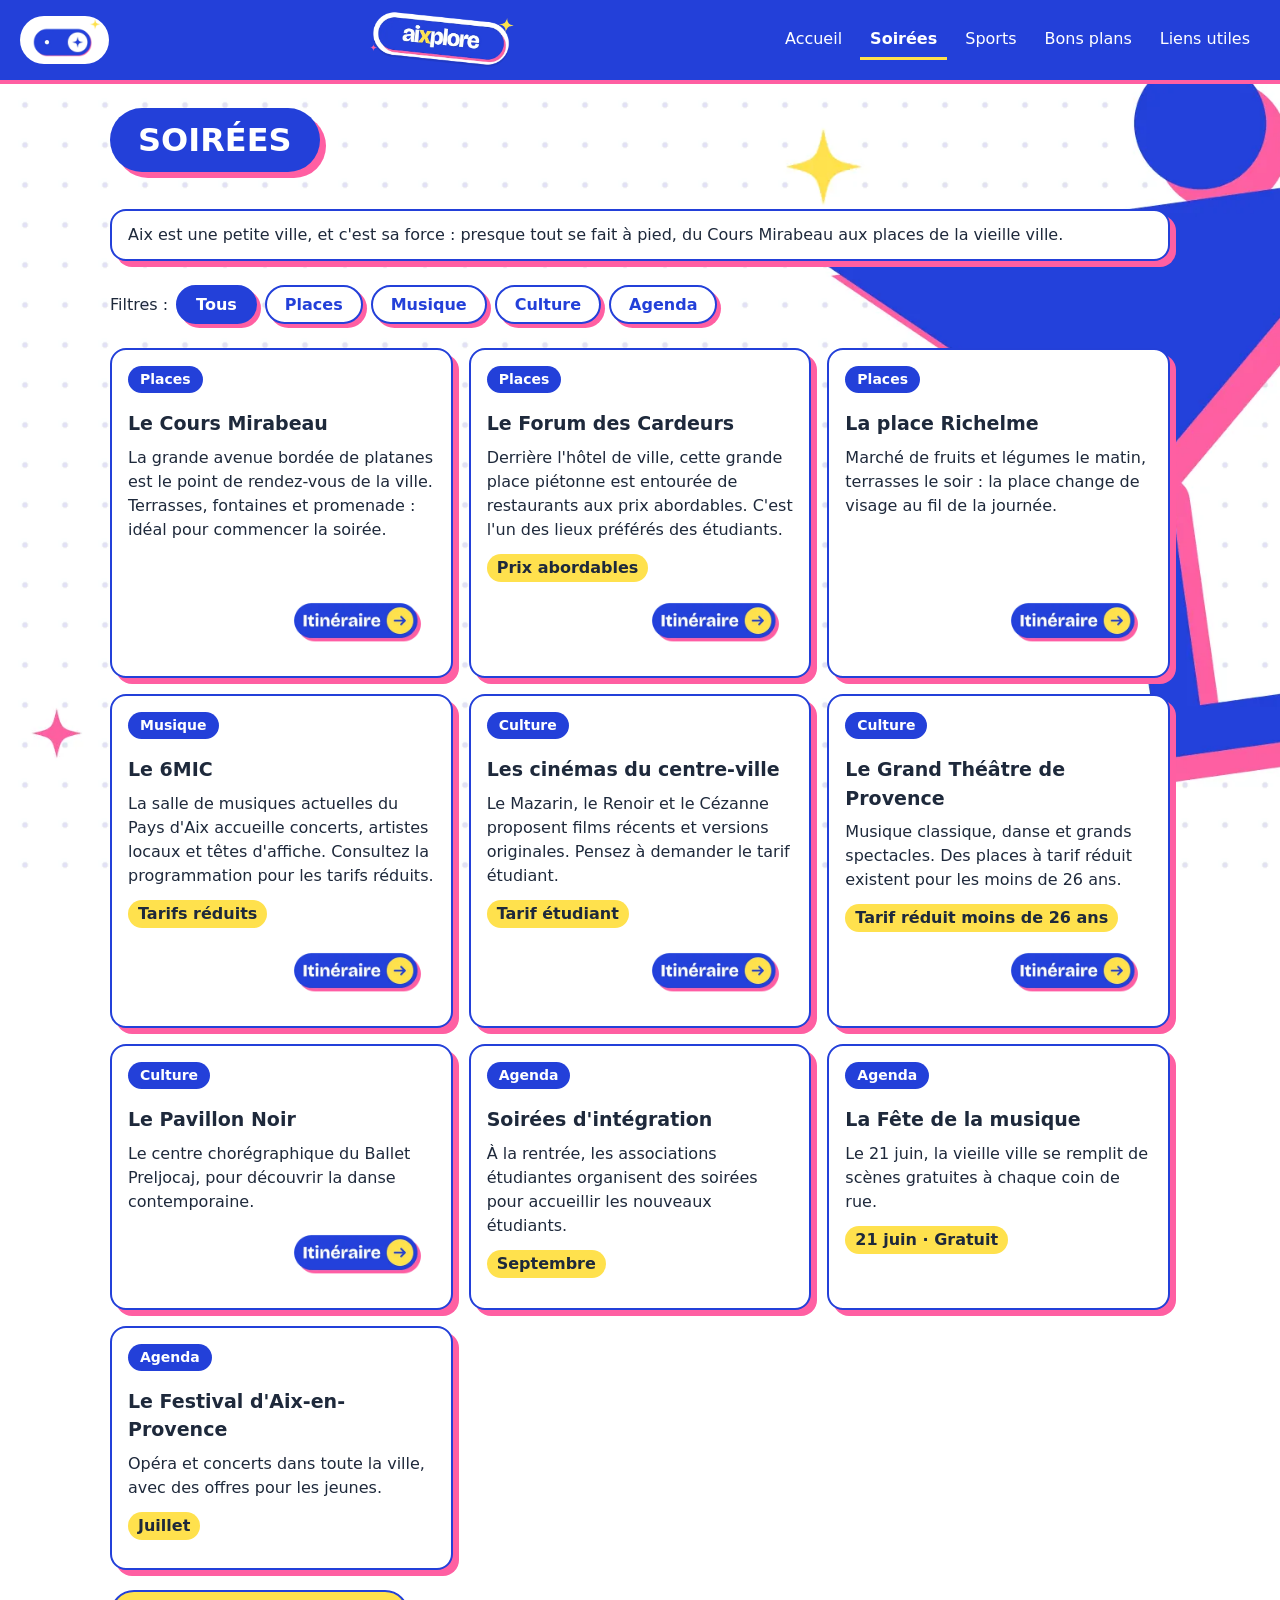
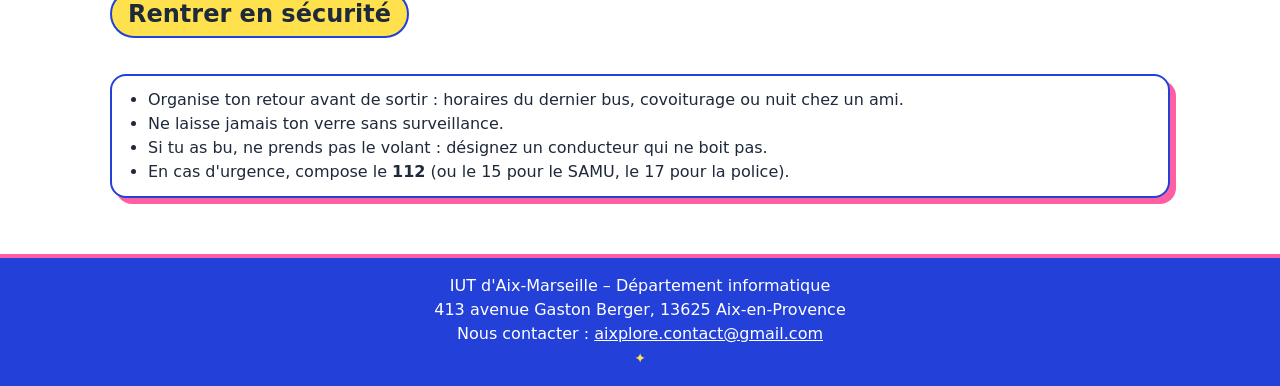
<file: nightlife.html>
<!DOCTYPE html>
<!-- Indice : clique sur l'étoile en bas de la page -->
<html lang="fr">
<head>
  <!-- Permet d'utiliser les caractères spéciaux -->
  <meta charset="UTF-8">

  <!-- Permet d'adapter l'affichage à la taille de l'écran -->
  <meta name="viewport" content="width=device-width, initial-scale=1.0">

  <!-- Titre de la page : "Nom de la page | Aixplore" -->
  <title>Soirées | Aixplore</title>

  <!-- Description de la page -->
  <meta name="description" content="Sortir le soir à Aix-en-Provence quand on est étudiant : places animées, concerts, cinémas, théâtre et grands rendez-vous de l'année.">

  <!-- Adresse de la page -->
  <link rel="canonical" href="https://paul13001.github.io/aixplore-site/nightlife.html">

  <!-- Référencement local -->
  <meta name="geo.region" content="FR-13">
  <meta name="geo.placename" content="Aix-en-Provence">

  <!-- Pour les réseaux sociaux -->
  <meta property="og:type" content="website">
  <meta property="og:locale" content="fr_FR">
  <meta property="og:site_name" content="Aixplore">
  <meta property="og:title" content="Soirées | Aixplore">
  <meta property="og:description" content="Sortir le soir à Aix-en-Provence quand on est étudiant : places animées, concerts, cinémas, théâtre et grands rendez-vous de l'année.">
  <meta property="og:url" content="https://paul13001.github.io/aixplore-site/nightlife.html">

  <!-- Icône affichée dans l'onglet -->
  <link rel="icon" type="image/webp" href="img/aixplore/aixplore-favicon.webp">

  <!-- Feuille de style principale -->
  <link rel="stylesheet" href="css/style.min.css" title="Style par défaut">

  <!-- Feuille de style alternative (Noël) -->
  <link rel="alternate stylesheet" href="css/alternate.min.css" title="Style alternatif" id="christmas-css">

  <!-- Script pour changer de style -->
  <script src="js/style-switcher.js" defer></script>
  <!-- Script des animations -->
  <script src="js/animations.js" defer></script>
</head>

<body class="page-nightlife">

  <!-- En-tête commun à toutes les pages : ne pas modifier -->
  <header class="site-header" id="header">

    <!-- Bouton mode sombre -->
    <button type="button" class="theme-toggle">
      <img src="img/aixplore/aixplore-style-toggle.webp" alt="Mode sombre">
    </button>

    <!-- Logo qui ramène à l'accueil -->
    <a href="index.html" class="logo-link">
      <img src="img/aixplore/aixplore-logo.webp" alt="Accueil du site" class="logo">
      <!-- Titre pour le style de Noël -->
      <span class="christmas-title">L'Avent à Aix</span>
    </a>

    <!-- Navigation principale du site -->
    <nav class="main-nav">
      <ul>
        <!-- Liste regroupant nos 5 pages -->
        <li><a href="index.html">Accueil</a></li>

        <li><a href="nightlife.html" aria-current="page">Soirées</a></li>

        <li><a href="sports.html">Sports</a></li>

        <li><a href="deals.html">Bons plans</a></li>

        <li><a href="links.html">Liens utiles</a></li>
      </ul>
    </nav>
  </header>

  <!-- Contenu principal de la page -->
  <main class="main-content" id="main">
    <!-- Titre de la page -->
    <h1>Soirées</h1>

    <!-- Texte d'introduction -->
    <p class="intro">
      Aix est une petite ville, et c'est sa force : presque tout se fait à pied, du Cours Mirabeau aux places de la vieille ville.
    </p>

    <!-- Boutons pour filtrer -->
    <div class="filters">
      <span class="filters-label">Filtres :</span>
      <button type="button" class="filter-button active" data-filter="all">Tous</button>
      <button type="button" class="filter-button" data-filter="squares">Places</button>
      <button type="button" class="filter-button" data-filter="music">Musique</button>
      <button type="button" class="filter-button" data-filter="culture">Culture</button>
      <button type="button" class="filter-button" data-filter="events">Agenda</button>
    </div>

    <!-- Cartes des sorties -->
    <div class="deals-grid">

      <article class="deal-card" data-category="squares">
        <p class="deal-tag">Places</p>
        <h2>Le Cours Mirabeau</h2>
        <p>La grande avenue bordée de platanes est le point de rendez-vous de la ville. Terrasses, fontaines et promenade : idéal pour commencer la soirée.</p>
        <!-- Lien vers Google Maps pour avoir l'itinéraire -->
        <p class="route-area">
          <a class="route-button" href="https://www.google.com/maps/dir/?api=1&amp;destination=Cours%20Mirabeau%20Aix-en-Provence" target="_blank" rel="noopener"><img src="img/aixplore/aixplore-route-button.webp" loading="lazy" alt="Itinéraire"></a>
        </p>
      </article>

      <article class="deal-card" data-category="squares">
        <p class="deal-tag">Places</p>
        <h2>Le Forum des Cardeurs</h2>
        <p>Derrière l'hôtel de ville, cette grande place piétonne est entourée de restaurants aux prix abordables. C'est l'un des lieux préférés des étudiants.</p>
        <p class="deal-price">Prix abordables</p>
        <!-- Lien vers Google Maps pour avoir l'itinéraire -->
        <p class="route-area">
          <a class="route-button" href="https://www.google.com/maps/dir/?api=1&amp;destination=Forum%20des%20Cardeurs%20Aix-en-Provence" target="_blank" rel="noopener"><img src="img/aixplore/aixplore-route-button.webp" loading="lazy" alt="Itinéraire"></a>
        </p>
      </article>

      <article class="deal-card" data-category="squares">
        <p class="deal-tag">Places</p>
        <h2>La place Richelme</h2>
        <p>Marché de fruits et légumes le matin, terrasses le soir : la place change de visage au fil de la journée.</p>
        <!-- Lien vers Google Maps pour avoir l'itinéraire -->
        <p class="route-area">
          <a class="route-button" href="https://www.google.com/maps/dir/?api=1&amp;destination=Place%20Richelme%20Aix-en-Provence" target="_blank" rel="noopener"><img src="img/aixplore/aixplore-route-button.webp" loading="lazy" alt="Itinéraire"></a>
        </p>
      </article>

      <article class="deal-card" data-category="music">
        <p class="deal-tag">Musique</p>
        <h2>Le 6MIC</h2>
        <p>La salle de musiques actuelles du Pays d'Aix accueille concerts, artistes locaux et têtes d'affiche. Consultez la programmation pour les tarifs réduits.</p>
        <p class="deal-price">Tarifs réduits</p>
        <!-- Lien vers Google Maps pour avoir l'itinéraire -->
        <p class="route-area">
          <a class="route-button" href="https://www.google.com/maps/dir/?api=1&amp;destination=6MIC%20Aix-en-Provence" target="_blank" rel="noopener"><img src="img/aixplore/aixplore-route-button.webp" loading="lazy" alt="Itinéraire"></a>
        </p>
      </article>

      <article class="deal-card" data-category="culture">
        <p class="deal-tag">Culture</p>
        <h2>Les cinémas du centre-ville</h2>
        <p>Le Mazarin, le Renoir et le Cézanne proposent films récents et versions originales. Pensez à demander le tarif étudiant.</p>
        <p class="deal-price">Tarif étudiant</p>
        <!-- Lien vers Google Maps pour avoir l'itinéraire -->
        <p class="route-area">
          <a class="route-button" href="https://www.google.com/maps/dir/?api=1&amp;destination=Cinéma%20Le%20Mazarin%20Aix-en-Provence" target="_blank" rel="noopener"><img src="img/aixplore/aixplore-route-button.webp" loading="lazy" alt="Itinéraire"></a>
        </p>
      </article>

      <article class="deal-card" data-category="culture">
        <p class="deal-tag">Culture</p>
        <h2>Le Grand Théâtre de Provence</h2>
        <p>Musique classique, danse et grands spectacles. Des places à tarif réduit existent pour les moins de 26 ans.</p>
        <p class="deal-price">Tarif réduit moins de 26 ans</p>
        <!-- Lien vers Google Maps pour avoir l'itinéraire -->
        <p class="route-area">
          <a class="route-button" href="https://www.google.com/maps/dir/?api=1&amp;destination=Grand%20Théâtre%20de%20Provence%20Aix-en-Provence" target="_blank" rel="noopener"><img src="img/aixplore/aixplore-route-button.webp" loading="lazy" alt="Itinéraire"></a>
        </p>
      </article>

      <article class="deal-card" data-category="culture">
        <p class="deal-tag">Culture</p>
        <h2>Le Pavillon Noir</h2>
        <p>Le centre chorégraphique du Ballet Preljocaj, pour découvrir la danse contemporaine.</p>
        <!-- Lien vers Google Maps pour avoir l'itinéraire -->
        <p class="route-area">
          <a class="route-button" href="https://www.google.com/maps/dir/?api=1&amp;destination=Pavillon%20Noir%20Aix-en-Provence" target="_blank" rel="noopener"><img src="img/aixplore/aixplore-route-button.webp" loading="lazy" alt="Itinéraire"></a>
        </p>
      </article>

      <article class="deal-card" data-category="events">
        <p class="deal-tag">Agenda</p>
        <h2>Soirées d'intégration</h2>
        <p>À la rentrée, les associations étudiantes organisent des soirées pour accueillir les nouveaux étudiants.</p>
        <p class="deal-price">Septembre</p>
      </article>

      <article class="deal-card" data-category="events">
        <p class="deal-tag">Agenda</p>
        <h2>La Fête de la musique</h2>
        <p>Le 21 juin, la vieille ville se remplit de scènes gratuites à chaque coin de rue.</p>
        <p class="deal-price">21 juin · Gratuit</p>
      </article>

      <article class="deal-card" data-category="events">
        <p class="deal-tag">Agenda</p>
        <h2>Le Festival d'Aix-en-Provence</h2>
        <p>Opéra et concerts dans toute la ville, avec des offres pour les jeunes.</p>
        <p class="deal-price">Juillet</p>
      </article>
    </div>

    <!-- Conseils pour rentrer en sécurité -->
    <section>
      <h2>Rentrer en sécurité</h2>
      <ul>
        <li>Organise ton retour avant de sortir : horaires du dernier bus, covoiturage ou nuit chez un ami.</li>
        <li>Ne laisse jamais ton verre sans surveillance.</li>
        <li>Si tu as bu, ne prends pas le volant : désignez un conducteur qui ne boit pas.</li>
        <li>En cas d'urgence, compose le <strong>112</strong> (ou le 15 pour le SAMU, le 17 pour la police).</li>
      </ul>
    </section>
  </main>

  <!-- Image cliquable pour remonter en haut de la page -->
  <a href="#top" class="back-to-top">
    <img src="img/aixplore/aixplore-back-to-top.webp" alt="Remonter en haut de la page">
  </a>

  <!-- Bas de la page contenant les infos pour nous contacter -->
  <footer class="site-footer">
    <!-- Adresse du département informatique -->
    <address>
      IUT d'Aix-Marseille – Département informatique<br>
      413 avenue Gaston Berger, 13625 Aix-en-Provence
    </address>
    <p>Nous contacter : <a href="mailto:aixplore.contact@gmail.com">aixplore.contact@gmail.com</a></p>
    <!-- Lien caché pour le style de Noël -->
    <a href="javascript:toggleChristmas()" class="secret-link" aria-label="Activer ou désactiver le style de Noël">✦</a>
  </footer>
  <!-- Script des filtres -->
  <script src="js/filter.js"></script>
</body>
</html>
</file>
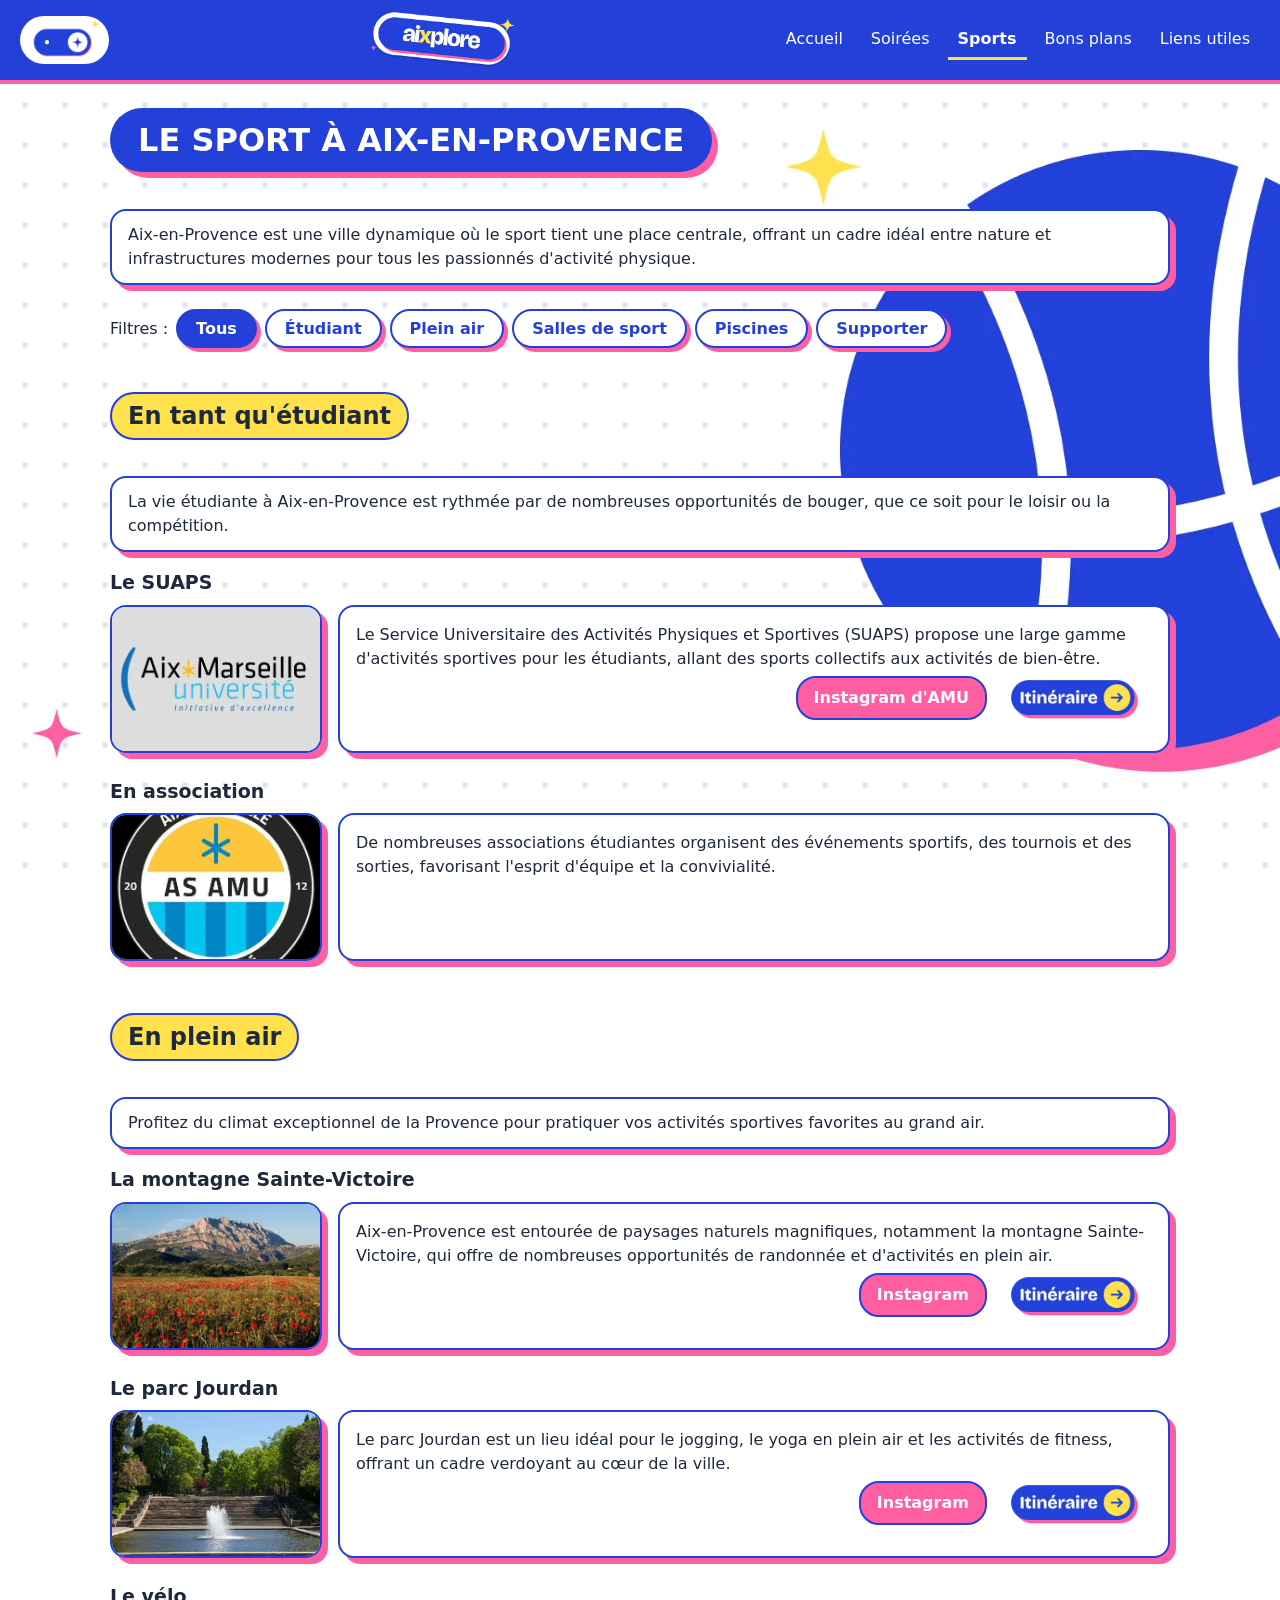
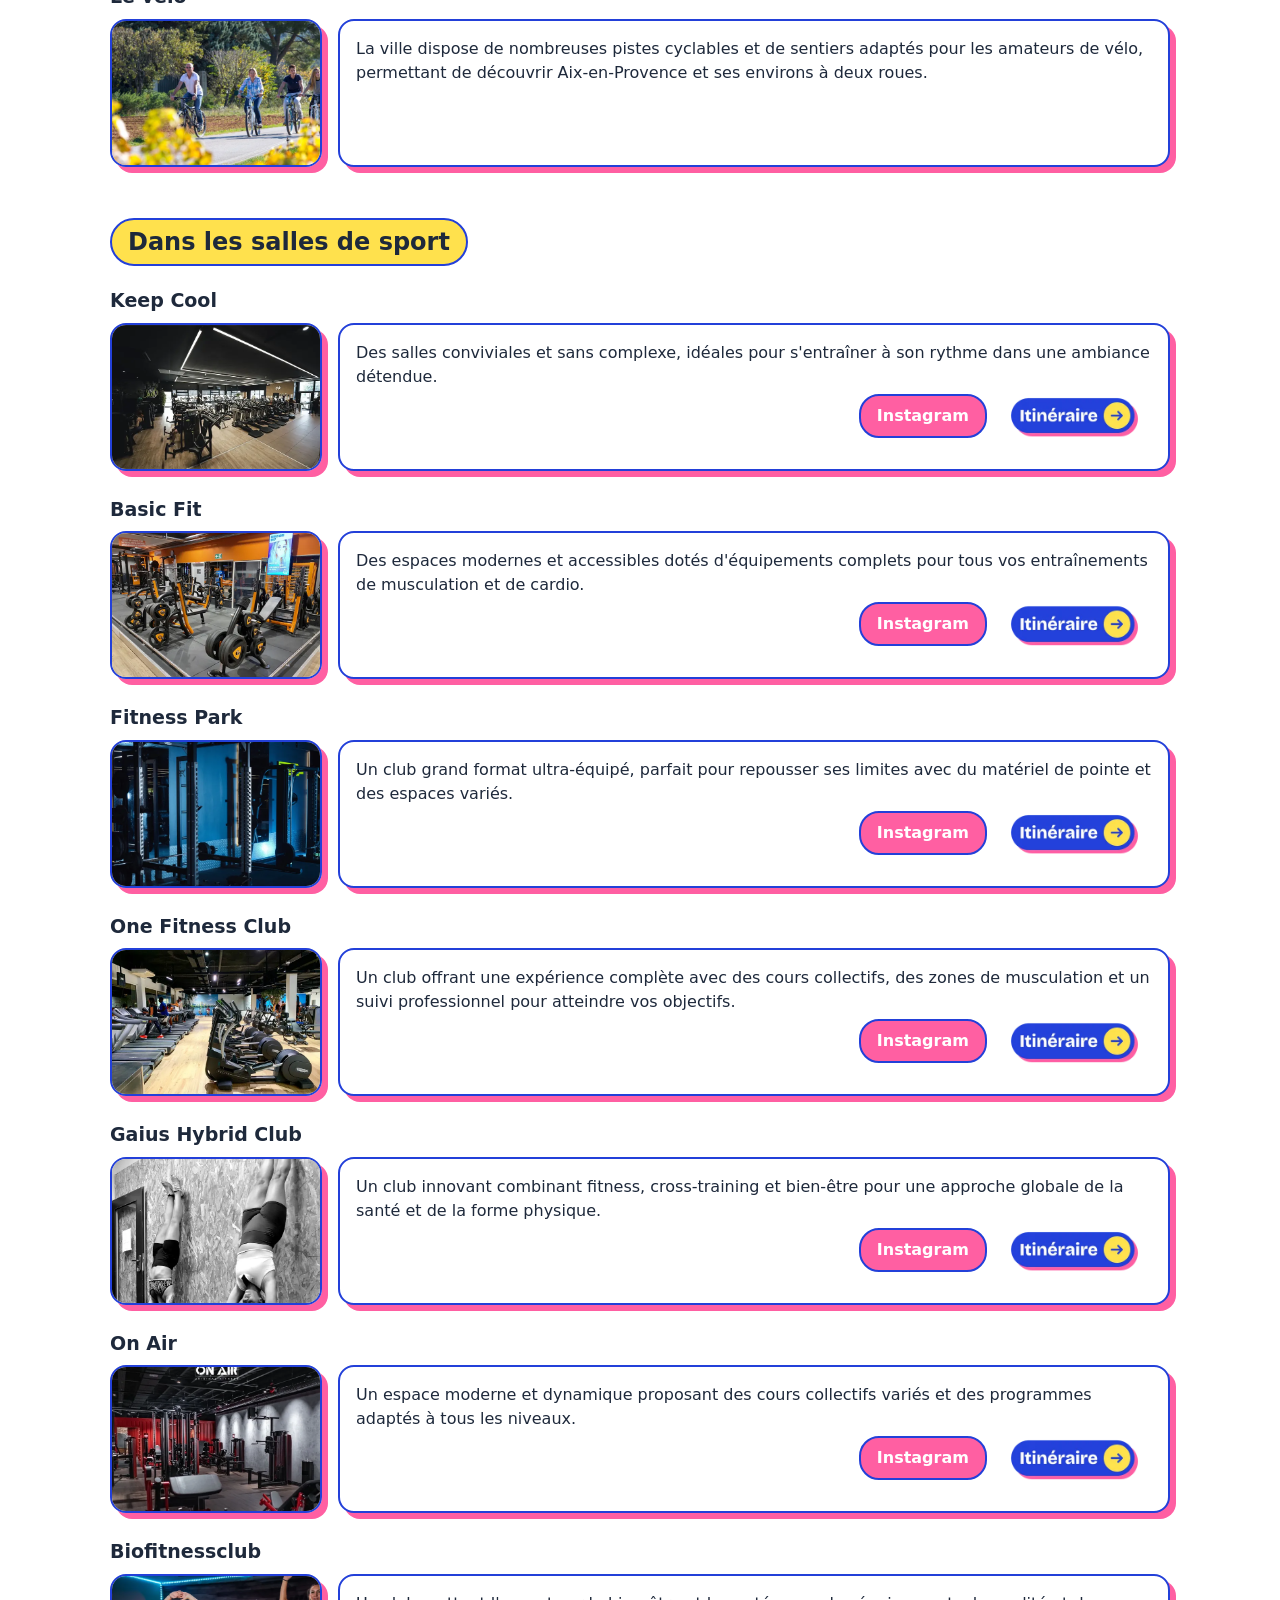
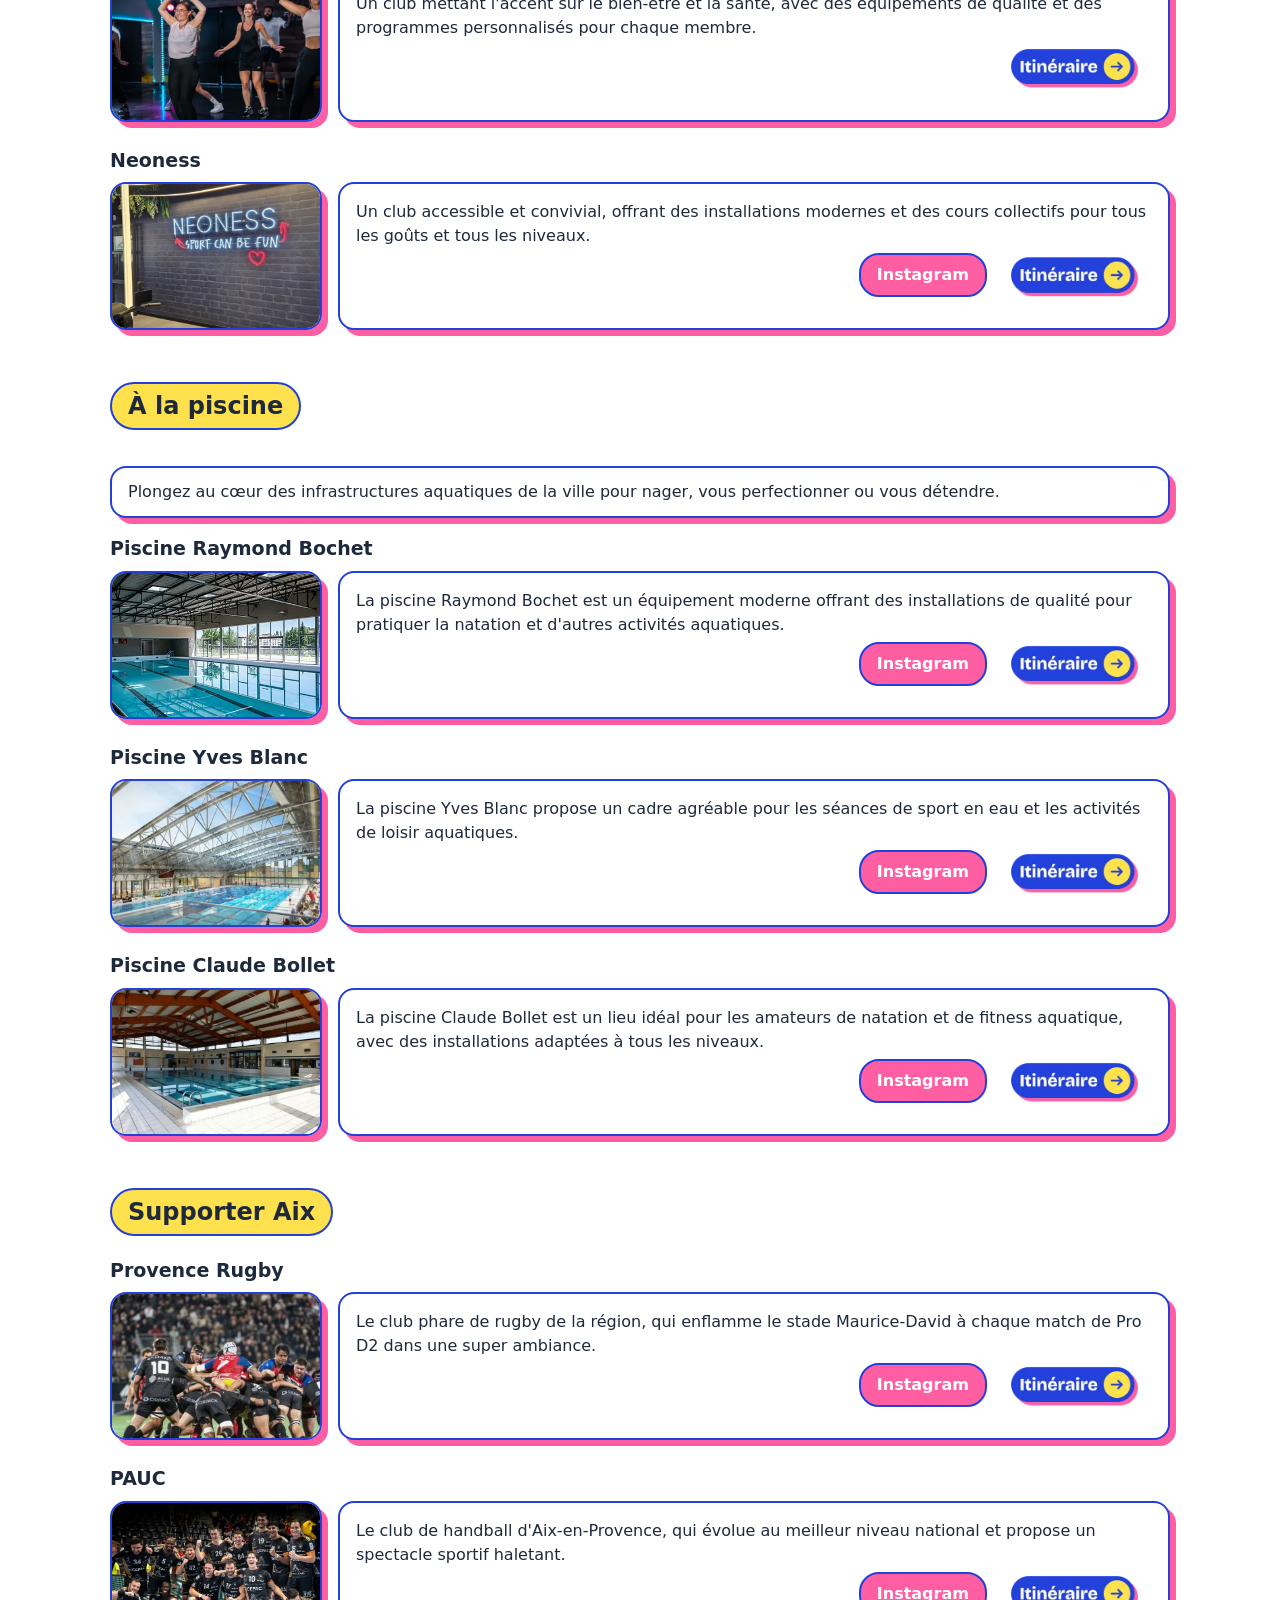
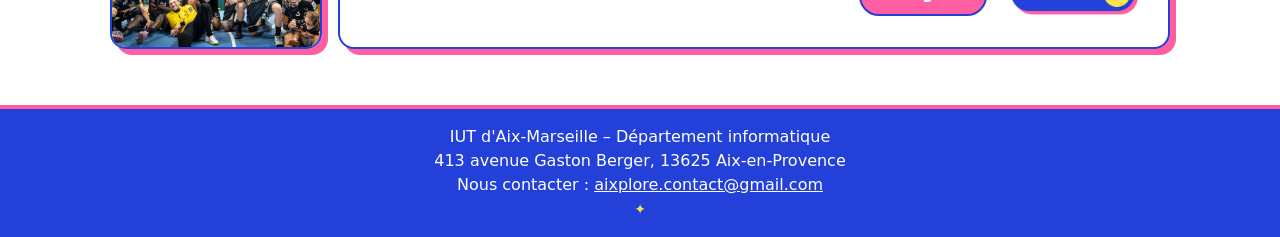
<file: sports.html>
<!DOCTYPE html>
<!-- Indice : clique sur l'étoile en bas de la page -->
<html lang="fr">
<head>
  <!-- Permet d'utiliser les caractères spéciaux -->
  <meta charset="UTF-8">

  <!-- Permet d'adapter l'affichage à la taille de l'écran -->
  <meta name="viewport" content="width=device-width, initial-scale=1.0">

  <!-- Titre de la page : "Nom de la page | Aixplore" -->
  <title>Sports | Aixplore</title>

  <!-- Description de la page -->
  <meta name="description" content="Faire du sport à Aix-en-Provence : SUAPS, associations, plein air, salles de sport, piscines et clubs à supporter.">

  <!-- Adresse de la page -->
  <link rel="canonical" href="https://paul13001.github.io/aixplore-site/sports.html">

  <!-- Référencement local -->
  <meta name="geo.region" content="FR-13">
  <meta name="geo.placename" content="Aix-en-Provence">

  <!-- Pour les réseaux sociaux -->
  <meta property="og:type" content="website">
  <meta property="og:locale" content="fr_FR">
  <meta property="og:site_name" content="Aixplore">
  <meta property="og:title" content="Sports | Aixplore">
  <meta property="og:description" content="Faire du sport à Aix-en-Provence : SUAPS, associations, plein air, salles de sport, piscines et clubs à supporter.">
  <meta property="og:url" content="https://paul13001.github.io/aixplore-site/sports.html">

  <!-- Icône affichée dans l'onglet -->
  <link rel="icon" type="image/webp" href="img/aixplore/aixplore-favicon.webp">

  <!-- Feuille de style principale -->
  <link rel="stylesheet" href="css/style.min.css" title="Style par défaut">

  <!-- Feuille de style alternative (Noël) -->
  <link rel="alternate stylesheet" href="css/alternate.min.css" title="Style alternatif" id="christmas-css">

  <!-- Script pour changer de style -->
  <script src="js/style-switcher.js" defer></script>
  <!-- Script des animations -->
  <script src="js/animations.js" defer></script>
</head>

<body class="page-sports">

  <!-- En-tête commun à toutes les pages : ne pas modifier -->
  <header class="site-header" id="header">

    <!-- Bouton mode sombre -->
    <button type="button" class="theme-toggle">
      <img src="img/aixplore/aixplore-style-toggle.webp" alt="Mode sombre">
    </button>

    <!-- Logo qui ramène à l'accueil -->
    <a href="index.html" class="logo-link">
      <img src="img/aixplore/aixplore-logo.webp" alt="Accueil du site" class="logo">
      <!-- Titre pour le style de Noël -->
      <span class="christmas-title">L'Avent à Aix</span>
    </a>

    <!-- Navigation principale du site -->
    <nav class="main-nav">
      <ul>
        <!-- Liste regroupant nos 5 pages -->
        <li><a href="index.html">Accueil</a></li>

        <li><a href="nightlife.html">Soirées</a></li>

        <li><a href="sports.html" aria-current="page">Sports</a></li>

        <li><a href="deals.html">Bons plans</a></li>

        <li><a href="links.html">Liens utiles</a></li>
      </ul>
    </nav>
  </header>

  <!-- Contenu principal de la page -->
  <main class="main-content" id="main">
    <h1>LE SPORT À AIX-EN-PROVENCE</h1>
    <p class="intro">
      Aix-en-Provence est une ville dynamique où le sport tient une place centrale, offrant un cadre idéal entre nature et infrastructures modernes pour tous les passionnés d'activité physique.
    </p>

    <!-- Boutons pour filtrer -->
    <div class="filters">
      <span class="filters-label">Filtres :</span>
      <button type="button" class="filter-button active" data-filter="all">Tous</button>
      <button type="button" class="filter-button" data-filter="student">Étudiant</button>
      <button type="button" class="filter-button" data-filter="outdoor">Plein air</button>
      <button type="button" class="filter-button" data-filter="gym">Salles de sport</button>
      <button type="button" class="filter-button" data-filter="pool">Piscines</button>
      <button type="button" class="filter-button" data-filter="fan">Supporter</button>
    </div>

    <!-- Section sports universitaires -->
    <section data-category="student">
      <h2>En tant qu'étudiant</h2>
      <p>
        La vie étudiante à Aix-en-Provence est rythmée par de nombreuses opportunités de bouger, que ce soit pour le loisir ou la compétition.
      </p>
      <div class="place">
        <h3>Le SUAPS</h3>
        <div class="place-content">
          <img src="img/sports/student/suaps.webp" loading="lazy" alt="Logo d'Aix-Marseille Université">
          <div class="place-text">
            <p>
              Le Service Universitaire des Activités Physiques et Sportives (SUAPS) propose une large gamme d'activités sportives pour les étudiants, allant des sports collectifs aux activités de bien-être.
            </p>
            <!-- Lien Instagram et lien Google Maps pour l'itinéraire -->
            <p class="route-area">
              <a class="insta-button" href="https://www.instagram.com/univ_amu/" target="_blank" rel="noopener">Instagram d'AMU</a>
              <a class="route-button" href="https://www.google.com/maps/dir/?api=1&amp;destination=SUAPS%20Aix-en-Provence" target="_blank"><img src="img/aixplore/aixplore-route-button.webp" loading="lazy" alt="Itinéraire"></a>
            </p>
          </div>
        </div>
      </div>
      <div class="place">
        <h3>En association</h3>
        <div class="place-content">
          <img src="img/sports/student/as-amu.webp" loading="lazy" alt="Association sportive d'Aix-Marseille Université">
          <div class="place-text">
            <p>
              De nombreuses associations étudiantes organisent des événements sportifs, des tournois et des sorties, favorisant l'esprit d'équipe et la convivialité.
            </p>
          </div>
        </div>
      </div>
    </section>

    <!-- Section activités sportives à faire en plein air -->
    <section data-category="outdoor">
      <h2>En plein air</h2>
      <p>
        Profitez du climat exceptionnel de la Provence pour pratiquer vos activités sportives favorites au grand air.
      </p>
      <div class="place">
        <h3>La montagne Sainte-Victoire</h3>
        <div class="place-content">
          <img src="img/sports/outdoor/sainte-victoire.webp" loading="lazy" alt="La montagne Sainte-Victoire">
          <div class="place-text">
            <p>
              Aix-en-Provence est entourée de paysages naturels magnifiques, notamment la montagne Sainte-Victoire, qui offre de nombreuses opportunités de randonnée et d'activités en plein air.
            </p>
            <!-- Lien Instagram et lien Google Maps pour l'itinéraire -->
            <p class="route-area">
              <a class="insta-button" href="https://www.instagram.com/aixenprovencetourism/" target="_blank" rel="noopener">Instagram</a>
              <a class="route-button" href="https://www.google.com/maps/dir/?api=1&amp;destination=Montagne%20Sainte-Victoire" target="_blank"><img src="img/aixplore/aixplore-route-button.webp" loading="lazy" alt="Itinéraire"></a>
            </p>
          </div>
        </div>
      </div>
      <div class="place">
        <h3>Le parc Jourdan</h3>
        <div class="place-content">
          <img src="img/sports/outdoor/parc-jourdan.webp" loading="lazy" alt="Le parc Jourdan">
          <div class="place-text">
            <p>
              Le parc Jourdan est un lieu idéal pour le jogging, le yoga en plein air et les activités de fitness, offrant un cadre verdoyant au cœur de la ville.
            </p>
            <!-- Lien Instagram et lien Google Maps pour l'itinéraire -->
            <p class="route-area">
              <a class="insta-button" href="https://www.instagram.com/aixmaville" target="_blank" rel="noopener">Instagram</a>
              <a class="route-button" href="https://www.google.com/maps/dir/?api=1&amp;destination=Parc%20Jourdan%20Aix-en-Provence" target="_blank"><img src="img/aixplore/aixplore-route-button.webp" loading="lazy" alt="Itinéraire"></a>
            </p>
          </div>
        </div>
      </div>
      <div class="place">
        <h3>Le vélo</h3>
        <div class="place-content">
          <img src="img/sports/outdoor/bike.webp" loading="lazy" alt="Cyclistes autour d'Aix-en-Provence">
          <div class="place-text">
            <p>
              La ville dispose de nombreuses pistes cyclables et de sentiers adaptés pour les amateurs de vélo, permettant de découvrir Aix-en-Provence et ses environs à deux roues.
            </p>
          </div>
        </div>
      </div>
    </section>

    <!-- Dans les salles de sport -->
    <section data-category="gym">
      <h2>Dans les salles de sport</h2>
      <div class="place">
        <h3>Keep Cool</h3>
        <div class="place-content">
          <img src="img/sports/gyms/keepcool.webp" loading="lazy" alt="Salle Keep Cool">
          <div class="place-text">
            <p>
              Des salles conviviales et sans complexe, idéales pour s'entraîner à son rythme dans une ambiance détendue.
            </p>
            <!-- Lien Instagram et lien Google Maps pour l'itinéraire -->
            <p class="route-area">
              <a class="insta-button" href="https://www.instagram.com/keepcool_officiel/" target="_blank" rel="noopener">Instagram</a>
              <a class="route-button" href="https://www.google.com/maps/dir/?api=1&amp;destination=Keep%20Cool%20Aix-en-Provence" target="_blank"><img src="img/aixplore/aixplore-route-button.webp" loading="lazy" alt="Itinéraire"></a>
            </p>
          </div>
        </div>
      </div>
      <div class="place">
        <h3>Basic Fit</h3>
        <div class="place-content">
          <img src="img/sports/gyms/basic-fit.webp" loading="lazy" alt="Salle Basic Fit">
          <div class="place-text">
            <p>
              Des espaces modernes et accessibles dotés d'équipements complets pour tous vos entraînements de musculation et de cardio.
            </p>
            <!-- Lien Instagram et lien Google Maps pour l'itinéraire -->
            <p class="route-area">
              <a class="insta-button" href="https://www.instagram.com/basicfitfr/" target="_blank" rel="noopener">Instagram</a>
              <a class="route-button" href="https://www.google.com/maps/dir/?api=1&amp;destination=Basic-Fit%20Aix-en-Provence" target="_blank"><img src="img/aixplore/aixplore-route-button.webp" loading="lazy" alt="Itinéraire"></a>
            </p>
          </div>
        </div>
      </div>
      <div class="place">
        <h3>Fitness Park</h3>
        <div class="place-content">
          <img src="img/sports/gyms/fitness-park.webp" loading="lazy" alt="Salle Fitness Park">
          <div class="place-text">
            <p>
              Un club grand format ultra-équipé, parfait pour repousser ses limites avec du matériel de pointe et des espaces variés.
            </p>
            <!-- Lien Instagram et lien Google Maps pour l'itinéraire -->
            <p class="route-area">
              <a class="insta-button" href="https://www.instagram.com/fitnessparkaixenprovence/" target="_blank" rel="noopener">Instagram</a>
              <a class="route-button" href="https://www.google.com/maps/dir/?api=1&amp;destination=Fitness%20Park%20Aix-en-Provence" target="_blank"><img src="img/aixplore/aixplore-route-button.webp" loading="lazy" alt="Itinéraire"></a>
            </p>
          </div>
        </div>
      </div>
      <div class="place">
        <h3>One Fitness Club</h3>
        <div class="place-content">
          <img src="img/sports/gyms/one-fitness.webp" loading="lazy" alt="Salle One Fitness Club">
          <div class="place-text">
            <p>
              Un club offrant une expérience complète avec des cours collectifs, des zones de musculation et un suivi professionnel pour atteindre vos objectifs.
            </p>
            <!-- Lien Instagram et lien Google Maps pour l'itinéraire -->
            <p class="route-area">
              <a class="insta-button" href="https://www.instagram.com/onefitnessclub_officiel/" target="_blank" rel="noopener">Instagram</a>
              <a class="route-button" href="https://www.google.com/maps/dir/?api=1&amp;destination=One%20Fitness%20Club%20Aix-en-Provence" target="_blank"><img src="img/aixplore/aixplore-route-button.webp" loading="lazy" alt="Itinéraire"></a>
            </p>
          </div>
        </div>
      </div>
      <div class="place">
        <h3>Gaius Hybrid Club</h3>
        <div class="place-content">
          <img src="img/sports/gyms/gaius.webp" loading="lazy" alt="Salle Gaius Hybrid Club">
          <div class="place-text">
            <p>
              Un club innovant combinant fitness, cross-training et bien-être pour une approche globale de la santé et de la forme physique.
            </p>
            <!-- Lien Instagram et lien Google Maps pour l'itinéraire -->
            <p class="route-area">
              <a class="insta-button" href="https://www.instagram.com/gaiushybridclub/" target="_blank" rel="noopener">Instagram</a>
              <a class="route-button" href="https://www.google.com/maps/dir/?api=1&amp;destination=Gaius%20Hybrid%20Club%20Aix-en-Provence" target="_blank"><img src="img/aixplore/aixplore-route-button.webp" loading="lazy" alt="Itinéraire"></a>
            </p>
          </div>
        </div>
      </div>
      <div class="place">
        <h3>On Air</h3>
        <div class="place-content">
          <img src="img/sports/gyms/on-air.webp" loading="lazy" alt="Salle On Air">
          <div class="place-text">
            <p>
              Un espace moderne et dynamique proposant des cours collectifs variés et des programmes adaptés à tous les niveaux.
            </p>
            <!-- Lien Instagram et lien Google Maps pour l'itinéraire -->
            <p class="route-area">
              <a class="insta-button" href="https://www.instagram.com/onairfitness_officiel/" target="_blank" rel="noopener">Instagram</a>
              <a class="route-button" href="https://www.google.com/maps/dir/?api=1&amp;destination=On%20Air%20Fitness%20Aix-en-Provence" target="_blank"><img src="img/aixplore/aixplore-route-button.webp" loading="lazy" alt="Itinéraire"></a>
            </p>
          </div>
        </div>
      </div>
      <div class="place">
        <h3>Biofitnessclub</h3>
        <div class="place-content">
          <img src="img/sports/gyms/biofitness.webp" loading="lazy" alt="Salle Biofitnessclub">
          <div class="place-text">
            <p>
              Un club mettant l'accent sur le bien-être et la santé, avec des équipements de qualité et des programmes personnalisés pour chaque membre.
            </p>
            <!-- Lien vers Google Maps pour avoir l'itinéraire -->
            <p class="route-area">
              <a class="route-button" href="https://www.google.com/maps/dir/?api=1&amp;destination=Biofitnessclub%20Aix-en-Provence" target="_blank"><img src="img/aixplore/aixplore-route-button.webp" loading="lazy" alt="Itinéraire"></a>
            </p>
          </div>
        </div>
      </div>
      <div class="place">
        <h3>Neoness</h3>
        <div class="place-content">
          <img src="img/sports/gyms/neoness.webp" loading="lazy" alt="Salle Neoness">
          <div class="place-text">
            <p>
              Un club accessible et convivial, offrant des installations modernes et des cours collectifs pour tous les goûts et tous les niveaux.
            </p>
            <!-- Lien Instagram et lien Google Maps pour l'itinéraire -->
            <p class="route-area">
              <a class="insta-button" href="https://www.instagram.com/neonessofficiel/" target="_blank" rel="noopener">Instagram</a>
              <a class="route-button" href="https://www.google.com/maps/dir/?api=1&amp;destination=Neoness%20Aix-en-Provence" target="_blank"><img src="img/aixplore/aixplore-route-button.webp" loading="lazy" alt="Itinéraire"></a>
            </p>
          </div>
        </div>
      </div>
    </section>
    
    <!-- Section sports aquatiques -->
    <section data-category="pool">
      <h2>À la piscine</h2>
      <p>
        Plongez au cœur des infrastructures aquatiques de la ville pour nager, vous perfectionner ou vous détendre.
      </p>
      <div class="place">
        <h3>Piscine Raymond Bochet</h3>
        <div class="place-content">
          <img src="img/sports/pools/raymond-bochet.webp" loading="lazy" alt="Piscine Raymond Bochet">
          <div class="place-text">
            <p>
              La piscine Raymond Bochet est un équipement moderne offrant des installations de qualité pour pratiquer la natation et d'autres activités aquatiques.
            </p>
            <!-- Lien Instagram et lien Google Maps pour l'itinéraire -->
            <p class="route-area">
              <a class="insta-button" href="https://www.instagram.com/aixmaville" target="_blank" rel="noopener">Instagram</a>
              <a class="route-button" href="https://www.google.com/maps/dir/?api=1&amp;destination=Piscine%20Raymond%20Bochet%20Aix-en-Provence" target="_blank"><img src="img/aixplore/aixplore-route-button.webp" loading="lazy" alt="Itinéraire"></a>
            </p>
          </div>
        </div>
      </div>
      <div class="place">
        <h3>Piscine Yves Blanc</h3>
        <div class="place-content">
          <img src="img/sports/pools/yves-blanc.webp" loading="lazy" alt="Piscine Yves Blanc">
          <div class="place-text">
            <p>
              La piscine Yves Blanc propose un cadre agréable pour les séances de sport en eau et les activités de loisir aquatiques.
            </p>
            <!-- Lien Instagram et lien Google Maps pour l'itinéraire -->
            <p class="route-area">
              <a class="insta-button" href="https://www.instagram.com/aixmaville" target="_blank" rel="noopener">Instagram</a>
              <a class="route-button" href="https://www.google.com/maps/dir/?api=1&amp;destination=Piscine%20Yves%20Blanc%20Aix-en-Provence" target="_blank"><img src="img/aixplore/aixplore-route-button.webp" loading="lazy" alt="Itinéraire"></a>
            </p>
          </div>
        </div>
      </div>
      <div class="place">
        <h3>Piscine Claude Bollet</h3>
        <div class="place-content">
          <img src="img/sports/pools/claude-bollet.webp" loading="lazy" alt="Piscine Claude Bollet">
          <div class="place-text">
            <p>
              La piscine Claude Bollet est un lieu idéal pour les amateurs de natation et de fitness aquatique, avec des installations adaptées à tous les niveaux.
            </p>
            <!-- Lien Instagram et lien Google Maps pour l'itinéraire -->
            <p class="route-area">
              <a class="insta-button" href="https://www.instagram.com/aixmaville" target="_blank" rel="noopener">Instagram</a>
              <a class="route-button" href="https://www.google.com/maps/dir/?api=1&amp;destination=Piscine%20Claude%20Bollet%20Aix-en-Provence" target="_blank"><img src="img/aixplore/aixplore-route-button.webp" loading="lazy" alt="Itinéraire"></a>
            </p>
          </div>
        </div>
      </div>
    </section>

    <!-- Section des clubs d'Aix -->
    <section data-category="fan">
      <h2>Supporter Aix</h2>
      <div class="place">
        <h3>Provence Rugby</h3>
        <div class="place-content">
          <img src="img/sports/fans/provence-rugby.webp" loading="lazy" alt="Match de Provence Rugby">
          <div class="place-text">
            <p>
              Le club phare de rugby de la région, qui enflamme le stade Maurice-David à chaque match de Pro D2 dans une super ambiance.
            </p>
            <!-- Lien Instagram et lien Google Maps pour l'itinéraire -->
            <p class="route-area">
              <a class="insta-button" href="https://www.instagram.com/provencerugbyofficiel/" target="_blank" rel="noopener">Instagram</a>
              <a class="route-button" href="https://www.google.com/maps/dir/?api=1&amp;destination=Stade%20Maurice%20David%20Aix-en-Provence" target="_blank"><img src="img/aixplore/aixplore-route-button.webp" loading="lazy" alt="Itinéraire"></a>
            </p>
          </div>
        </div>
      </div>
      <div class="place">
        <h3>PAUC</h3>
        <div class="place-content">
          <img src="img/sports/fans/pauc.webp" loading="lazy" alt="Match du PAUC handball">
          <div class="place-text">
            <p>
              Le club de handball d'Aix-en-Provence, qui évolue au meilleur niveau national et propose un spectacle sportif haletant.
            </p>
            <!-- Lien Instagram et lien Google Maps pour l'itinéraire -->
            <p class="route-area">
              <a class="insta-button" href="https://www.instagram.com/pauchandballofficiel/" target="_blank" rel="noopener">Instagram</a>
              <a class="route-button" href="https://www.google.com/maps/dir/?api=1&amp;destination=Arena%20du%20Pays%20d%27Aix%20Aix-en-Provence" target="_blank"><img src="img/aixplore/aixplore-route-button.webp" loading="lazy" alt="Itinéraire"></a>
            </p>
          </div>
        </div>
      </div>
    </section>
  
  </main>
  <!-- Image cliquable pour remonter en haut de la page -->
  <a href="#top" class="back-to-top">
    <img src="img/aixplore/aixplore-back-to-top.webp" alt="Remonter en haut de la page">
  </a>

  <!-- Bas de la page contenant les infos pour nous contacter -->
  <footer class="site-footer">
    <!-- Adresse du département informatique -->
    <address>
      IUT d'Aix-Marseille – Département informatique<br>
      413 avenue Gaston Berger, 13625 Aix-en-Provence
    </address>
    <p>Nous contacter : <a href="mailto:aixplore.contact@gmail.com">aixplore.contact@gmail.com</a></p>
    <!-- Lien caché pour le style de Noël -->
    <a href="javascript:toggleChristmas()" class="secret-link" aria-label="Activer ou désactiver le style de Noël">✦</a>
  </footer>
  <!-- Script des filtres -->
  <script src="js/filter.js"></script>
</body>
</html>
</file>
<file: css/style.min.css>
:root{--bg-color:#ffffff;--text-color:#1e293b;--primary-color:#0f172a;--header-text-color:#ffffff;--accent-color:#2563eb;--brand-blue:#2340d9;--brand-pink:#ff5fa2;--brand-yellow:#ffe14d;--font-family:system-ui, "Segoe UI", Roboto, sans-serif}*{-webkit-box-sizing:border-box;-moz-box-sizing:border-box;box-sizing:border-box}body{margin:0;font-family:var(--font-family);line-height:1.5;color:var(--text-color);min-height:100vh;display:flex;flex-direction:column}a{color:var(--accent-color)}.page-home,.page-nightlife,.page-sports,.page-deals,.page-links{background-color:#fff;background-size:cover;background-position:center;background-repeat:no-repeat;background-attachment:fixed}.page-home{background-image:url(../img/backgrounds/home.webp)}.page-nightlife{background-image:url(../img/backgrounds/nightlife.webp)}.page-sports{background-image:url(../img/backgrounds/sports.webp)}.page-deals{background-image:url(../img/backgrounds/deals.webp)}.page-links{background-image:url(../img/backgrounds/links.webp)}.site-header{position:-webkit-sticky;position:sticky;top:0;z-index:5;display:flex;justify-content:space-between;align-items:center;padding:8px 20px;background-color:var(--brand-blue);border-bottom:4px solid var(--brand-pink);color:var(--header-text-color)}.logo{display:block;height:64px}.christmas-title{display:none}.theme-toggle{padding:2px 8px;background-color:#fff;border:0;border-radius:30px;cursor:pointer}.theme-toggle img{display:block;height:44px}.main-nav ul{display:flex;gap:8px;margin:0;padding:0;list-style:none}.main-nav a{display:block;padding:6px 10px;color:var(--header-text-color);text-decoration:none}.main-nav a:hover{color:var(--brand-yellow)}.main-nav a[aria-current=page]{font-weight:700;border-bottom:3px solid var(--brand-yellow)}.main-content{flex:1;width:100%;max-width:1100px;margin:0 auto;padding:24px 20px}h1{display:inline-block;margin-top:0;padding:8px 28px;text-transform:uppercase;color:#fff;background-color:var(--brand-blue);border-radius:40px;box-shadow:6px 6px 0 var(--brand-pink)}section>h2{display:inline-block;padding:4px 16px;background-color:var(--brand-yellow);border:2px solid var(--brand-blue);border-radius:30px}.main-content section{margin-bottom:32px}.intro,.main-content>p,.main-content section>p,.main-content section>ul{padding:12px 16px;background-color:var(--bg-color);border:2px solid var(--brand-blue);border-radius:16px;box-shadow:6px 6px 0 var(--brand-pink)}.main-content section>ul{padding-left:36px}.intro{margin-bottom:24px}.home-video{display:block;width:100%;max-width:600px;height:auto;background-color:#000;border:2px solid var(--brand-blue);border-radius:16px;box-shadow:6px 6px 0 var(--brand-pink)}.page-cards{display:grid;grid-template-columns:repeat(4,1fr);gap:12px;margin:16px 0 32px}.page-card{display:block;padding:16px;color:var(--text-color);text-decoration:none;background-color:var(--bg-color);border:2px solid var(--brand-blue);border-radius:16px;box-shadow:6px 6px 0 var(--brand-pink)}.page-card:hover{color:#fff;background-color:var(--brand-blue)}.review-form{display:flex;flex-direction:column;gap:6px;max-width:460px}.review-form label{margin-top:8px}.review-form input,.review-form select,.review-form textarea{padding:8px;font-family:inherit;font-size:16px;border:2px solid var(--brand-blue);border-radius:12px}.rating{margin:8px 0 0;padding:0;border:0}.rating legend{margin-bottom:6px;padding:0}.review-form .rating label{display:inline-block;margin:0 12px 0 0}.submit-button{align-self:flex-start;margin-top:12px;padding:10px 28px;font-family:inherit;font-size:16px;font-weight:700;color:#fff;background-color:var(--brand-blue);border:0;border-radius:30px;box-shadow:4px 4px 0 var(--brand-pink);cursor:pointer}.submit-button:hover{background-color:var(--primary-color)}.filters{display:flex;flex-wrap:wrap;align-items:center;gap:8px;margin-bottom:24px}.filter-button{padding:8px 18px;font-family:inherit;font-size:16px;font-weight:700;color:var(--brand-blue);background-color:var(--bg-color);border:2px solid var(--brand-blue);border-radius:30px;box-shadow:4px 4px 0 var(--brand-pink);cursor:pointer}.filter-button:hover{color:var(--brand-pink)}.filter-button.active{color:#fff;background-color:var(--brand-blue)}.deals-grid{display:grid;grid-template-columns:repeat(3,1fr);gap:16px}.deal-card{display:flex;flex-direction:column;padding:16px;background-color:var(--bg-color);border:2px solid var(--brand-blue);border-radius:16px;box-shadow:6px 6px 0 var(--brand-pink)}.deal-card h2{margin:4px 0 8px;font-size:19px}.deal-card p{margin:0 0 12px}.deal-tag{align-self:flex-start;padding:3px 12px;font-size:14px;font-weight:700;color:#fff;background-color:var(--brand-blue);border-radius:30px}.deal-price{align-self:flex-start;padding:2px 10px;font-weight:700;color:var(--text-color);background-color:var(--brand-yellow);border-radius:30px}.deal-link{margin-top:auto}.links-grid{display:grid;grid-template-columns:repeat(3,1fr);gap:12px;margin:0 0 32px;padding:0;list-style:none}.link-card{display:block;height:100%;padding:12px 16px;color:var(--text-color);text-decoration:none;background-color:var(--bg-color);border:2px solid var(--brand-blue);border-radius:16px;box-shadow:6px 6px 0 var(--brand-pink)}.link-card:hover{color:#fff;background-color:var(--brand-blue)}.link-title{display:block;font-weight:700}.link-description{font-size:14px}.sources-list{font-size:14px}.place{margin-bottom:24px}.place h3{margin:0 0 8px;font-size:19px}.place-content{display:flex;gap:16px}.place-content>img{width:212px;height:148px;object-fit:cover;border:2px solid var(--brand-blue);border-radius:16px;box-shadow:6px 6px 0 var(--brand-pink)}.place-text{flex:1;padding:16px;background-color:var(--bg-color);border:2px solid var(--brand-blue);border-radius:16px;box-shadow:6px 6px 0 var(--brand-pink)}.place-text p{margin:0}.route-area{margin-top:12px;text-align:right}.deal-card .route-area{margin-top:auto}.route-button img{width:150px;vertical-align:middle}.insta-button{display:inline-block;margin-right:10px;padding:8px 16px;border:2px solid var(--brand-blue);border-radius:20px;background-color:var(--brand-pink);color:#fff;font-weight:700;text-decoration:none;vertical-align:middle}.insta-button:hover{background-color:var(--brand-blue)}.back-to-top{position:fixed;right:20px;bottom:20px}.back-to-top img{display:block;width:70px}.site-footer{padding:16px 20px;text-align:center;color:var(--header-text-color);background-color:var(--brand-blue);border-top:4px solid var(--brand-pink)}.site-footer address{font-style:normal}.site-footer p{margin:0}.site-footer a{color:var(--header-text-color)}.site-footer .secret-link{font-size:14px;color:var(--brand-yellow);text-decoration:none}html.dark{--bg-color:#161d42;--text-color:#eef1ff;--accent-color:#9db4ff;--brand-blue:#5b74ff}.dark .page-home{background-image:url(../img/backgrounds/home-dark.webp)}.dark .page-nightlife{background-image:url(../img/backgrounds/nightlife-dark.webp)}.dark .page-sports{background-image:url(../img/backgrounds/sports-dark.webp)}.dark .page-deals{background-image:url(../img/backgrounds/deals-dark.webp)}.dark .page-links{background-image:url(../img/backgrounds/links-dark.webp)}.dark .site-header,.dark .site-footer{background-color:#0b1029}.dark section>h2,.dark .deal-price{color:#1e293b}.dark .review-form input,.dark .review-form select,.dark .review-form textarea{color:var(--text-color);background-color:#0b1029}.dark .theme-toggle img{content:url(../img/aixplore/aixplore-style-toggle-dark.webp)}@media (max-width:1000px){.site-header{flex-wrap:wrap}.main-nav{width:100%}.main-nav ul{flex-wrap:wrap;justify-content:center}.page-cards,.deals-grid,.links-grid{grid-template-columns:repeat(2,1fr)}}@media (max-width:600px){.logo{height:48px}.theme-toggle img{height:30px}.page-cards,.deals-grid,.links-grid{grid-template-columns:1fr}.place-content{flex-direction:column}.place-content>img{width:100%;height:180px}}
</file>
<file: css/alternate.min.css>
:root{--bg-color:#fdf3e1;--text-color:#3b2314;--brand-blue:#9e1b1b;--brand-pink:#1f6b3a;--brand-yellow:#e9c46a;--font-family:Georgia, "Times New Roman", serif}.page-home,.page-nightlife,.page-sports,.page-deals,.page-links{background-color:#0f3324;background-image:none}body{display:grid;grid-template-columns:240px 1fr}.site-header{grid-column:1;grid-row:1/3;height:100vh;flex-direction:column;justify-content:flex-start;padding:32px 16px;border-bottom:none;border-right:4px dashed var(--brand-yellow)}.main-content,.site-footer{grid-column:2}.logo,.theme-toggle{display:none}.christmas-title{display:block;margin-bottom:24px;font-size:32px;font-style:italic;text-align:center;color:var(--brand-yellow)}.logo-link{text-decoration:none}.main-nav{width:100%}.main-nav ul{flex-direction:column}.main-nav a{text-align:center}h1{display:block;text-align:center;text-transform:none;font-style:italic;color:var(--bg-color);background-color:transparent;box-shadow:none}section>h2{display:block;text-align:center;color:var(--bg-color);background-color:var(--brand-pink);border:0;border-radius:12px}.filters-label,.review-form label,.rating legend,.place h3{color:var(--brand-yellow)}.intro,.main-content>p,.main-content section>p,.main-content section>ul,.page-card,.deal-card,.link-card,.place-text,.home-video,.filter-button,.submit-button{border:3px solid var(--brand-yellow);box-shadow:none}.page-card:hover,.link-card:hover{color:var(--text-color);background-color:var(--brand-yellow)}.deals-grid{grid-template-columns:1fr}.page-cards,.links-grid{grid-template-columns:repeat(2,1fr)}.place-content{flex-direction:column;align-items:center}.place-content>img{width:150px;height:150px;border:3px solid var(--brand-yellow);border-radius:50%;box-shadow:none}@media (max-width:800px){body{display:block}.site-header{height:auto;border-right:none;border-bottom:4px dashed var(--brand-yellow)}.main-nav ul{flex-direction:row}.page-cards,.links-grid{grid-template-columns:1fr}}
</file>
